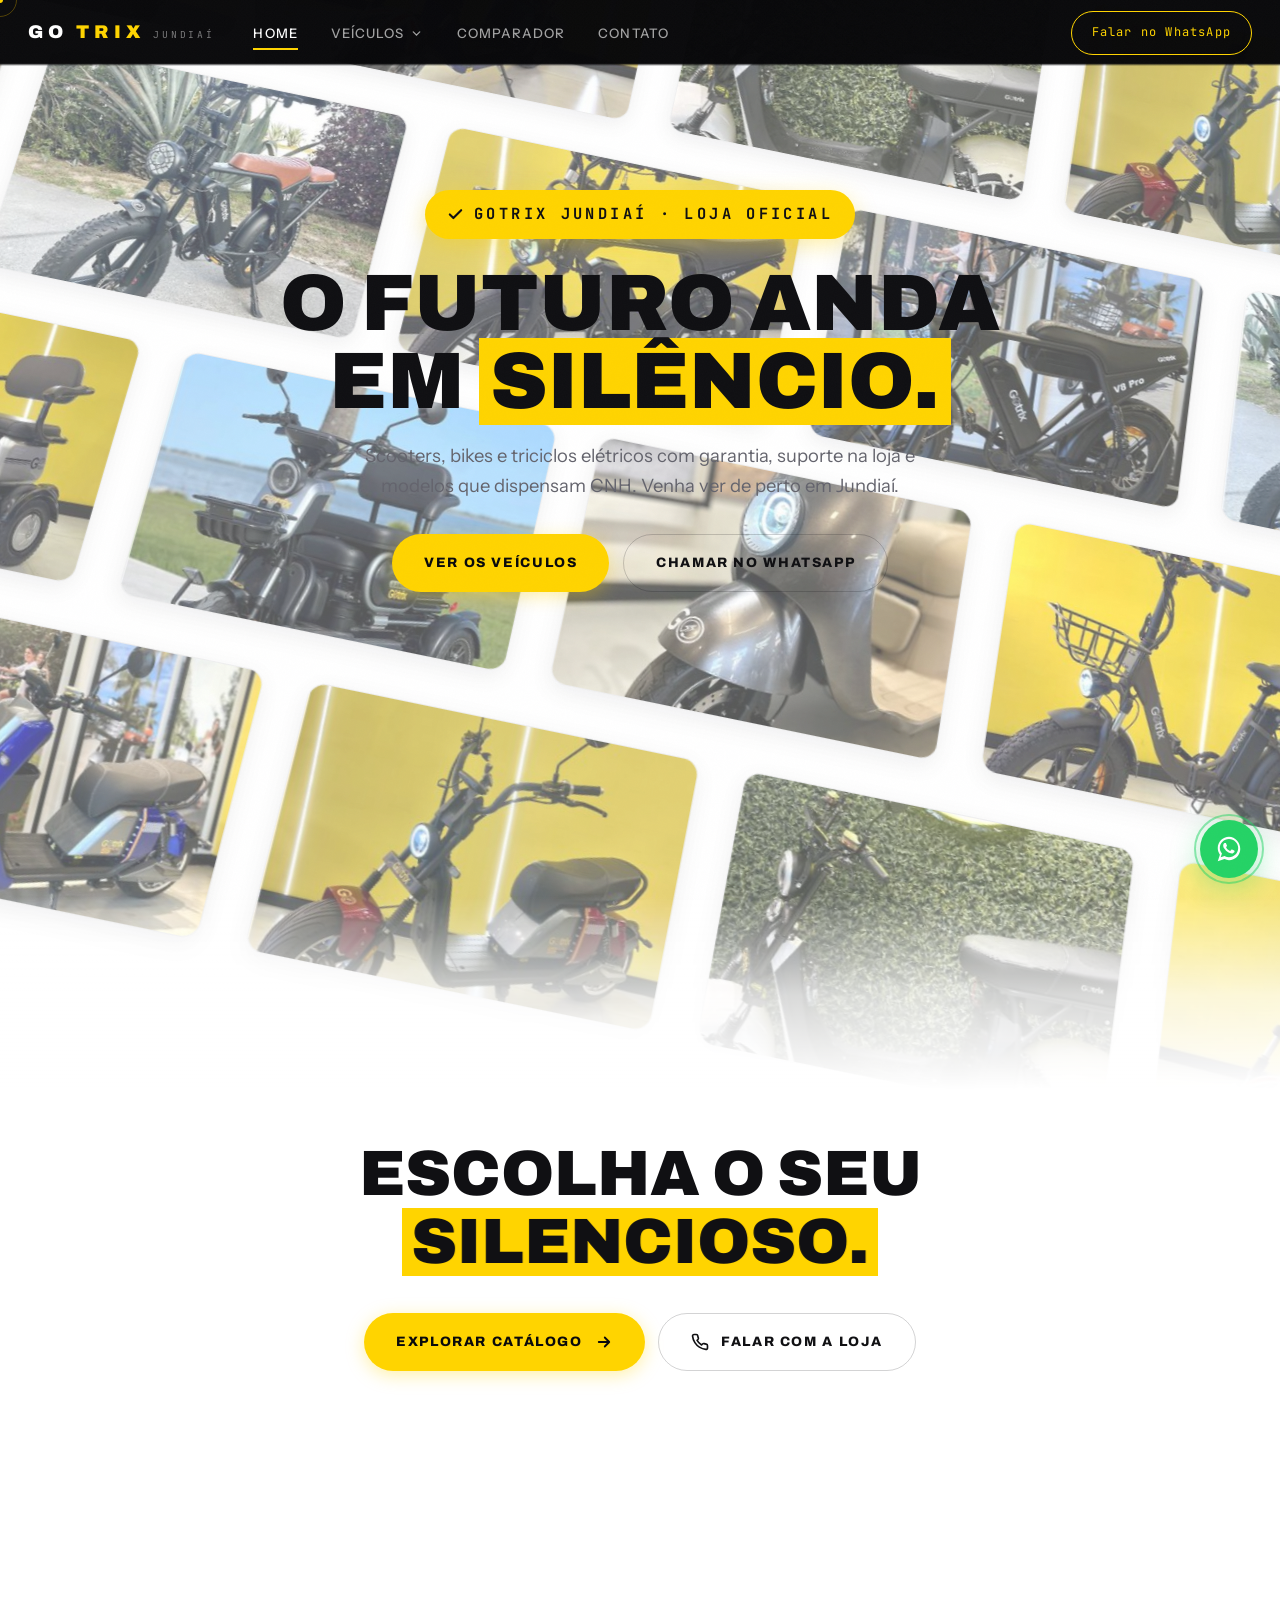
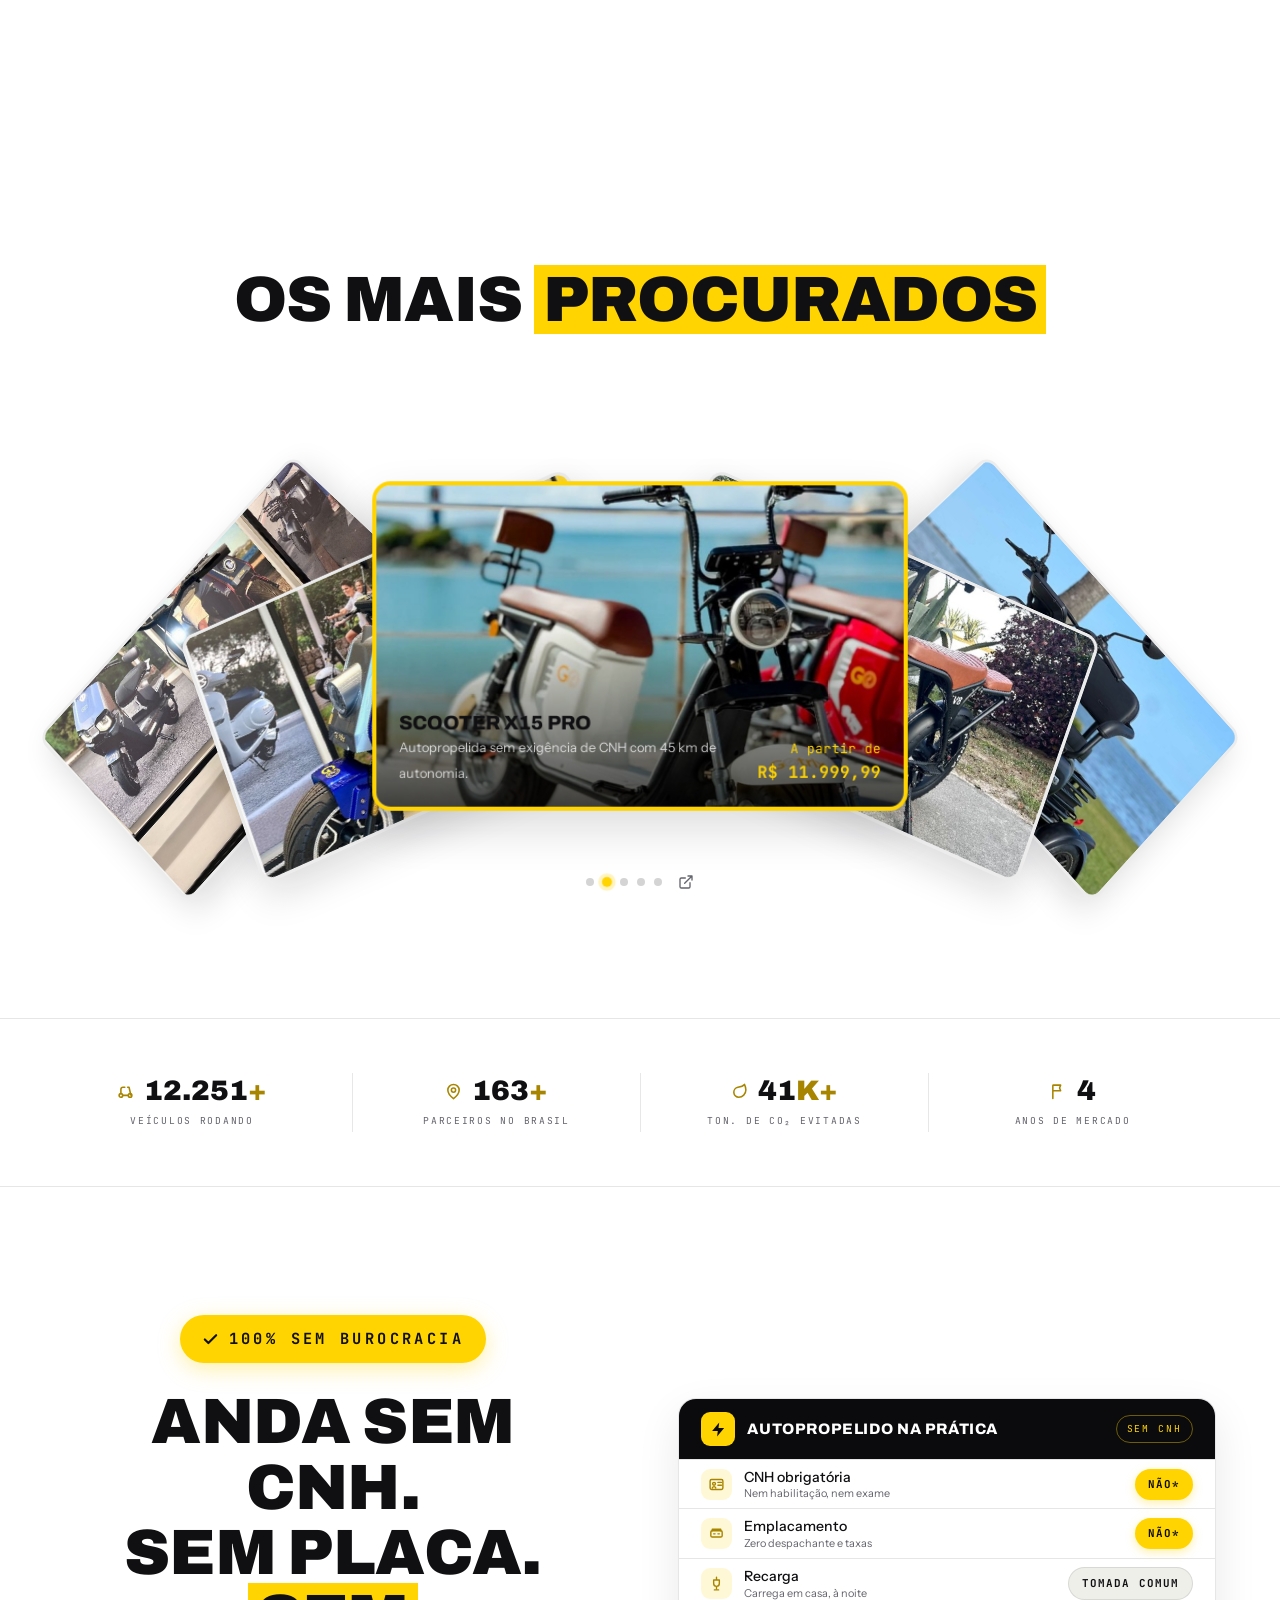
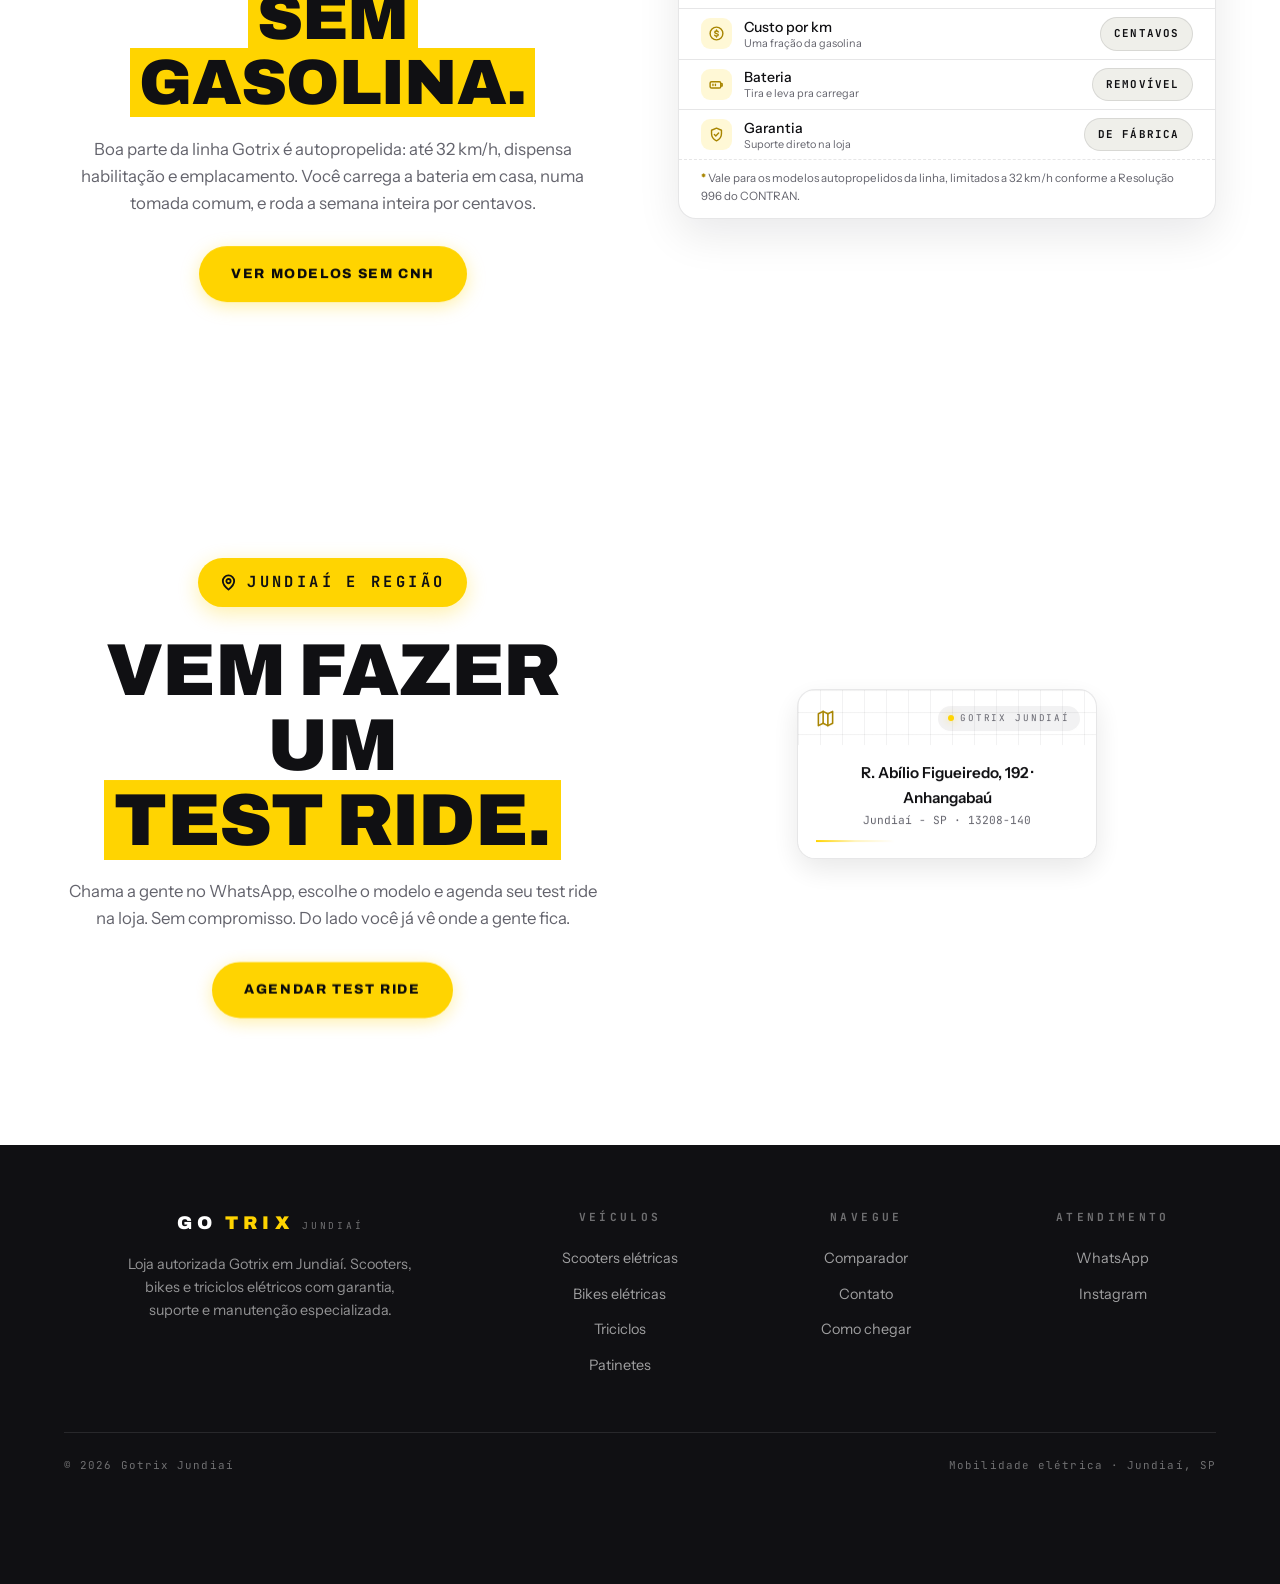
<file: index.html>
<!DOCTYPE html>
<html lang="pt-BR">
<head>
<meta charset="UTF-8">
<meta name="viewport" content="width=device-width, initial-scale=1.0">
<title>Gotrix Jundiaí | Scooters, Bikes e Triciclos Elétricos</title>
<meta name="description" content="Loja Gotrix em Jundiaí. Scooters elétricas, bikes e triciclos com garantia, test ride e suporte especializado. Fale direto no WhatsApp.">
<link rel="preconnect" href="https://fonts.googleapis.com">
<link rel="preconnect" href="https://fonts.gstatic.com" crossorigin>
<link href="https://fonts.googleapis.com/css2?family=Archivo:wght@700;800;900&family=Instrument+Sans:wght@400;500;600&family=JetBrains+Mono:wght@400;700&display=swap" rel="stylesheet">
<link rel="stylesheet" href="assets/css/style.css">
<style>
/* bloco sem CNH */
.split { display: grid; grid-template-columns: 1fr 1fr; gap: clamp(30px, 6vw, 80px); align-items: center; }
.split .painel { background: var(--surface); border: 1px solid var(--line); border-radius: var(--radius); padding: 34px; font-family: var(--font-mono); }
.painel .row { display: flex; justify-content: space-between; padding: 14px 0; border-bottom: 1px dashed var(--line); font-size: 0.82rem; }
.painel .row:last-child { border: none; }
.painel .row b { color: var(--volt); }
@media (max-width: 820px) { .split { grid-template-columns: 1fr; } }

.final-cta { text-align: center; }
.final-cta .h-display { font-size: clamp(2.2rem, 6vw, 4.6rem); }

/* título com rotator */
.rot-title {
  font-family: var(--font-display); font-weight: 900;
  font-size: clamp(2rem, 5.2vw, 4rem);
  line-height: 1.06; text-transform: uppercase;
}
.sec-ctas { display: flex; gap: 14px; flex-wrap: wrap; margin-top: 30px; }
.cats-grid { display: grid; grid-template-columns: repeat(auto-fit, minmax(240px, 1fr)); gap: 18px; margin-top: 48px; }
.cat-card { position: relative; background: var(--surface); border: 1px solid var(--line); border-radius: var(--radius); padding: 30px 26px; min-height: 200px; display: flex; flex-direction: column; justify-content: flex-end; overflow: hidden; transition: border-color 0.3s, transform 0.35s cubic-bezier(0.2,0.8,0.2,1); }
.cat-card:hover { transform: translateY(-6px); border-color: rgba(255,212,0,0.4); }
.cat-card .num { position: absolute; top: 20px; right: 24px; font-family: var(--font-mono); font-size: 0.68rem; color: var(--muted); letter-spacing: 0.2em; }
.cat-card h3 { font-family: var(--font-display); font-weight: 900; font-size: 1.5rem; text-transform: uppercase; line-height: 1.05; }
.cat-card p { color: var(--muted); font-size: 0.86rem; margin-top: 8px; }
.cat-card .go { margin-top: 18px; font-family: var(--font-mono); font-size: 0.72rem; color: var(--volt); letter-spacing: 0.1em; }
</style>
</head>
<body data-page="home">

<main>
  <!-- DOBRA 1: HERO PARALLAX -->
  <section class="hp-section" id="hpSection">
    <div class="hp-header">
      <span class="badge-pill"><svg viewBox="0 0 24 24" fill="none" stroke="currentColor" stroke-width="3" stroke-linecap="round" stroke-linejoin="round"><path d="M20 6 9 17l-5-5"/></svg>Gotrix Jundiaí · Loja Oficial</span>
      <h1>O futuro anda<br>em <span class="volt">silêncio.</span></h1>
      <p class="lead">Scooters, bikes e triciclos elétricos com garantia, suporte na loja e modelos que dispensam CNH. Venha ver de perto em Jundiaí.</p>
      <div class="hp-ctas">
        <a href="veiculos.html" class="btn btn-volt">Ver os veículos</a>
        <a href="#" class="btn btn-ghost js-whats" data-origem="hero">Chamar no WhatsApp</a>
      </div>
    </div>
    <div class="hp-stage" id="hpStage">
      <div class="hp-row rev" id="hpRow1"></div>
      <div class="hp-row" id="hpRow2"></div>
      <div class="hp-row rev" id="hpRow3"></div>
      <div class="hp-row" id="hpRow4"></div>
    </div>
  </section>

  <!-- DOBRA 2: TÍTULO ROTATIVO + CATEGORIAS -->
  <section class="section" id="linhas">
    <div class="container">
      <h2 class="rot-title reveal">Escolha o seu
        <span class="rot-line" id="rotLine">
          <span class="rot-word">elétrico.</span>
          <span class="rot-word">silencioso.</span>
          <span class="rot-word">econômico.</span>
          <span class="rot-word">sem CNH.</span>
          <span class="rot-word">sem gasolina.</span>
        </span>
      </h2>
      <div class="sec-ctas reveal">
        <a href="veiculos.html" class="btn btn-volt">Explorar catálogo
          <svg viewBox="0 0 24 24" fill="none" stroke="currentColor" stroke-width="2.4" stroke-linecap="round" stroke-linejoin="round"><path d="M5 12h14m-6-6 6 6-6 6"/></svg>
        </a>
        <a href="#" class="btn btn-ghost js-whats" data-origem="linhas">
          <svg viewBox="0 0 24 24" fill="none" stroke="currentColor" stroke-width="2.2" stroke-linecap="round" stroke-linejoin="round"><path d="M22 16.92v3a2 2 0 0 1-2.18 2 19.79 19.79 0 0 1-8.63-3.07 19.5 19.5 0 0 1-6-6A19.79 19.79 0 0 1 2.08 4.18 2 2 0 0 1 4.06 2h3a2 2 0 0 1 2 1.72c.13.96.36 1.9.7 2.81a2 2 0 0 1-.45 2.11L8.09 9.91a16 16 0 0 0 6 6l1.27-1.27a2 2 0 0 1 2.11-.45c.91.34 1.85.57 2.81.7A2 2 0 0 1 22 16.92z"/></svg>
          Falar com a loja
        </a>
      </div>
      <div class="cats-grid" id="folderGrid"></div>
    </div>
  </section>

  <!-- DOBRA 3: CARD STACK -->
  <section class="section" style="padding-top: 0;">
    <div class="container">
      <h2 class="h-display reveal">Os mais <span class="volt">procurados</span></h2>
      <div class="stack-wrap reveal">
        <div class="stack-stage" id="stackStage" tabindex="0" aria-label="Carrossel de veículos em destaque"></div>
        <div class="stack-nav">
          <div class="stack-dots" id="stackDots"></div>
          <a class="stack-open" id="stackOpen" href="#" aria-label="Abrir página do veículo">
            <svg viewBox="0 0 24 24" fill="none" stroke="currentColor" stroke-width="2" stroke-linecap="round" stroke-linejoin="round"><path d="M15 3h6v6M10 14 21 3M18 13v6a2 2 0 0 1-2 2H5a2 2 0 0 1-2-2V8a2 2 0 0 1 2-2h6"/></svg>
          </a>
        </div>
      </div>
    </div>
  </section>

  <!-- NÚMEROS -->
  <section class="stats-v3">
    <div class="container">
      <div class="st reveal">
        <div class="st-num"><svg viewBox="0 0 24 24" fill="none" stroke="currentColor" stroke-width="2.2" stroke-linecap="round" stroke-linejoin="round"><circle cx="5.5" cy="17.5" r="2.5"/><circle cx="18.5" cy="17.5" r="2.5"/><path d="M15 6h2l2.5 11"/><path d="M8 17.5h8"/><path d="M5.5 15V9a3 3 0 0 1 3-3H11"/></svg><b><span data-count="15000">0</span><em>+</em></b></div>
        <span class="st-label">Veículos rodando</span>
      </div>
      <div class="st reveal">
        <div class="st-num"><svg viewBox="0 0 24 24" fill="none" stroke="currentColor" stroke-width="2.2" stroke-linecap="round" stroke-linejoin="round"><path d="M20 10c0 6-8 12-8 12s-8-6-8-12a8 8 0 0 1 16 0z"/><circle cx="12" cy="10" r="3"/></svg><b><span data-count="200">0</span><em>+</em></b></div>
        <span class="st-label">Parceiros no Brasil</span>
      </div>
      <div class="st reveal">
        <div class="st-num"><svg viewBox="0 0 24 24" fill="none" stroke="currentColor" stroke-width="2.2" stroke-linecap="round" stroke-linejoin="round"><path d="M11 20A7 7 0 0 1 9.8 6.1C15.5 5 17 4.48 19 2c1 2 2 4.18 2 8 0 5.5-4.78 10-10 10z"/></svg><b><span data-count="50">0</span><em>K+</em></b></div>
        <span class="st-label">Ton. de CO₂ evitadas</span>
      </div>
      <div class="st reveal">
        <div class="st-num"><svg viewBox="0 0 24 24" fill="none" stroke="currentColor" stroke-width="2.2" stroke-linecap="round" stroke-linejoin="round"><path d="M4 22V4c0-.6.4-1 1-1h10l-1.5 4L15 11H5"/></svg><b><span data-count="5">0</span></b></div>
        <span class="st-label">Anos de mercado</span>
      </div>
    </div>
  </section>

  <!-- SEM CNH -->
  <section class="section">
    <div class="container split">
      <div>
        <span class="badge-pill reveal"><svg viewBox="0 0 24 24" fill="none" stroke="currentColor" stroke-width="3" stroke-linecap="round" stroke-linejoin="round"><path d="M20 6 9 17l-5-5"/></svg>100% sem burocracia</span>
        <h2 class="h-display reveal">Anda sem CNH.<br>Sem placa. <span class="volt">Sem gasolina.</span></h2>
        <p class="lead reveal">Boa parte da linha Gotrix é autopropelida: até 32 km/h, dispensa habilitação e emplacamento. Você carrega a bateria em casa, numa tomada comum, e roda a semana inteira por centavos.</p>
        <div class="sec-ctas reveal">
          <a href="veiculos.html" class="btn btn-volt">Ver modelos sem CNH</a>
        </div>
      </div>
      <div class="painel-v2 reveal">
        <div class="pv-head">
          <span class="pv-zap"><svg viewBox="0 0 24 24" fill="currentColor"><path d="M13 2 3 14h8l-1 8 10-12h-8l1-8z"/></svg></span>
          <b>Autopropelido na prática</b>
          <small>Sem CNH</small>
        </div>
        <div class="pv-row">
          <span class="pv-ico"><svg viewBox="0 0 24 24" fill="none" stroke="currentColor" stroke-width="2" stroke-linecap="round" stroke-linejoin="round"><rect x="3" y="5" width="18" height="14" rx="2"/><circle cx="8.5" cy="11" r="2"/><path d="M6 17c.5-1.5 1.5-2 2.5-2s2 .5 2.5 2M14 9h5M14 13h5"/></svg></span>
          <p>CNH obrigatória<small>Nem habilitação, nem exame</small></p>
          <span class="pv-chip sim">Não*</span>
        </div>
        <div class="pv-row">
          <span class="pv-ico"><svg viewBox="0 0 24 24" fill="none" stroke="currentColor" stroke-width="2" stroke-linecap="round" stroke-linejoin="round"><rect x="4" y="8" width="16" height="9" rx="2"/><path d="M8 12.5h2M14 12.5h2M6 8V6h12v2"/></svg></span>
          <p>Emplacamento<small>Zero despachante e taxas</small></p>
          <span class="pv-chip sim">Não*</span>
        </div>
        <div class="pv-row">
          <span class="pv-ico"><svg viewBox="0 0 24 24" fill="none" stroke="currentColor" stroke-width="2" stroke-linecap="round" stroke-linejoin="round"><path d="M12 3v4M8 7h8v5a4 4 0 0 1-8 0zM12 16v3M9 21h6"/></svg></span>
          <p>Recarga<small>Carrega em casa, à noite</small></p>
          <span class="pv-chip info">Tomada comum</span>
        </div>
        <div class="pv-row">
          <span class="pv-ico"><svg viewBox="0 0 24 24" fill="none" stroke="currentColor" stroke-width="2" stroke-linecap="round" stroke-linejoin="round"><circle cx="12" cy="12" r="9"/><path d="M12 7v1.5M12 15.5V17M14.5 9.8c-.4-.9-1.4-1.3-2.5-1.3-1.4 0-2.5.7-2.5 1.8 0 2.6 5 1.2 5 3.6 0 1.1-1.1 1.8-2.5 1.8-1.1 0-2.1-.5-2.5-1.4"/></svg></span>
          <p>Custo por km<small>Uma fração da gasolina</small></p>
          <span class="pv-chip info">Centavos</span>
        </div>
        <div class="pv-row">
          <span class="pv-ico"><svg viewBox="0 0 24 24" fill="none" stroke="currentColor" stroke-width="2" stroke-linecap="round" stroke-linejoin="round"><rect x="3" y="8" width="15" height="9" rx="2"/><path d="M18 11h2v3h-2M7 11.5v2M10.5 11.5v2"/></svg></span>
          <p>Bateria<small>Tira e leva pra carregar</small></p>
          <span class="pv-chip info">Removível</span>
        </div>
        <div class="pv-row">
          <span class="pv-ico"><svg viewBox="0 0 24 24" fill="none" stroke="currentColor" stroke-width="2" stroke-linecap="round" stroke-linejoin="round"><path d="M12 3 5 6v5c0 4.5 3 8 7 10 4-2 7-5.5 7-10V6z"/><path d="m9 12 2 2 4-4"/></svg></span>
          <p>Garantia<small>Suporte direto na loja</small></p>
          <span class="pv-chip info">De fábrica</span>
        </div>
        <div class="pv-foot"><b>*</b> Vale para os modelos autopropelidos da linha, limitados a 32 km/h conforme a Resolução 996 do CONTRAN.</div>
      </div>
    </div>
  </section>

  <!-- CTA FINAL: test ride + localização -->
  <section class="section final-cta">
    <div class="container split cta-split">
      <div class="cta-txt">
        <span class="badge-pill reveal"><svg viewBox="0 0 24 24" fill="none" stroke="currentColor" stroke-width="2.6" stroke-linecap="round" stroke-linejoin="round"><path d="M20 10c0 6-8 12-8 12s-8-6-8-12a8 8 0 0 1 16 0z"/><circle cx="12" cy="10" r="3"/></svg>Jundiaí e Região</span>
        <h2 class="h-display reveal">Vem fazer um<br><span class="volt">test ride.</span></h2>
        <p class="lead reveal">Chama a gente no WhatsApp, escolhe o modelo e agenda seu test ride na loja. Sem compromisso. Do lado você já vê onde a gente fica.</p>
        <div class="sec-ctas reveal">
          <a href="#" class="btn btn-volt js-whats" data-origem="cta_final">Agendar test ride</a>
        </div>
      </div>
      <div data-locmap class="reveal"></div>
    </div>
  </section>

</main>

<script src="assets/js/vendor/gsap.min.js"></script>
<script src="assets/js/vendor/ScrollTrigger.min.js"></script>
<script src="assets/js/data.js"></script>
<script src="assets/js/layout.js"></script>
<script src="assets/js/main.js"></script>
<script src="assets/js/locmap.js"></script>
<script>
document.querySelectorAll(".js-whats").forEach(a => {
  a.href = whatsLink(); a.target = "_blank"; a.rel = "noopener";
});
const reduce = window.matchMedia("(prefers-reduced-motion: reduce)").matches;
const desk = window.matchMedia("(min-width: 821px)").matches;

/* ============ 1. HERO PARALLAX ============ */
(function heroParallax() {
  const rows = ["hpRow1", "hpRow2", "hpRow3", "hpRow4"].map(id => document.getElementById(id));
  const tile = p => {
    const media = p.img
      ? imgTag(p, `onerror="this.outerHTML='<span class=&quot;ph&quot;>${p.nome}</span>'"`, true)
      : `<span class="ph">${p.nome}</span>`;
    return `<a class="hp-card" href="produto.html?id=${p.id}">
      <div class="glow"></div>${media}
      <div class="hp-overlay"><b>${p.nome}</b><span>A partir de ${formatPreco(p.preco)}</span></div>
    </a>`;
  };
  // 4 fileiras x 7 cards, ciclando o catálogo para formar a parede
  const POR_FILEIRA = 5;
  // modelos com foto entram primeiro, para a parede não ficar cheia de vazios
  const ordenados = [...PRODUTOS].sort((a, b) => (b.img ? 1 : 0) - (a.img ? 1 : 0));
  rows.forEach((row, r) => {
    const tiles = [];
    for (let c = 0; c < POR_FILEIRA; c++) {
      tiles.push(tile(ordenados[(r * POR_FILEIRA + c) % ordenados.length]));
    }
    row.innerHTML = tiles.join("");
  });

  if (reduce || typeof gsap === "undefined") return;
  gsap.registerPlugin(ScrollTrigger);
  ScrollTrigger.config({ ignoreMobileResize: true, fastScrollEnd: true });
  const dx = desk ? 480 : 230;
  const dy = desk ? 110 : 70;

  // UMA linha do tempo com UM ScrollTrigger, em vez de 5 separados:
  // menos trabalho por quadro e sincronia perfeita entre palco e fileiras.
  const tl = gsap.timeline({
    scrollTrigger: {
      trigger: "#hpSection",
      start: "top top",
      end: "bottom top",
      scrub: 0.8,
      invalidateOnRefresh: false
    },
    defaults: { ease: "none", force3D: true }
  });
  tl.fromTo("#hpStage",
      { rotateX: 15, rotateZ: 20, y: -dy, opacity: 0.4 },
      { rotateX: 0, rotateZ: 0, y: dy, opacity: 1, duration: 0.55 }, 0)
    .to("#hpRow1", { x: dx, duration: 1 }, 0)
    .to("#hpRow2", { x: -dx, duration: 1 }, 0)
    .to("#hpRow3", { x: dx, duration: 1 }, 0)
    .to("#hpRow4", { x: -dx, duration: 1 }, 0);

  // solta as dicas de camada quando a dobra sai da tela
  ScrollTrigger.create({
    trigger: "#hpSection", start: "top bottom", end: "bottom top",
    onToggle: self => {
      const st = document.getElementById("hpStage");
      st.style.willChange = self.isActive ? "transform" : "auto";
    }
  });
})();


/* ============ 2b. PASTAS 3D DAS CATEGORIAS ============ */
(function folders() {
  const CATS = [
    { cat: "Scooter", titulo: "Scooters", count: "06 modelos · 32 a 75 km/h", ids: ["sport-pro", "x15-pro", "x11-3000"] },
    { cat: "Bike", titulo: "Bikes elétricas", count: "06 modelos · até 100 km", ids: ["bike-v8", "bike-v8-pro-s", "bike-liberty"] },
    { cat: "Triciclo", titulo: "Triciclos", count: "03 modelos · baú e PCD", ids: ["triciclo-u1s", "triciclo-x3", "triciclo-a3t"] },
    { cat: "Patinete", titulo: "Patinetes", count: "01 modelo · entrada", ids: ["patinete-e30"] }
  ];
  const grid = document.getElementById("folderGrid");
  const nomeCurto = n => n.replace(/Scooter |Bike Elétrica |Bike |Triciclo Elétrico |Patinete Elétrico /i, "");

  grid.innerHTML = CATS.map(c => {
    const minis = c.ids.map((id, i) => {
      const p = getProduto(id);
      const solo = c.ids.length === 1 ? " solo" : "";
      const media = p.img
        ? imgTag(p, `onerror="this.outerHTML='<span class=&quot;f-ph&quot;>${nomeCurto(p.nome)}</span>'"`, true)
        : `<span class="f-ph">${nomeCurto(p.nome)}</span>`;
      return `<a class="f-mini${solo}" data-i="${i}" href="produto.html?id=${p.id}" aria-label="${p.nome}">${media}<b>${nomeCurto(p.nome)}</b></a>`;
    }).join("");
    return `
    <div class="folder-card reveal" data-cat="${c.cat}">
      <span class="f-hint">Passe o mouse</span>
      <div class="folder-scene">
        <div class="f-cards">${minis}</div>
        <div class="f-garage"><div class="f-door"></div></div>
        <div class="f-floor"></div>
      </div>
      <h3>${c.titulo}</h3>
      <p class="f-count">${c.count}</p>
      <a class="f-all" href="veiculos.html?cat=${c.cat}">Ver todos →</a>
    </div>`;
  }).join("");

  const touch = window.matchMedia("(hover: none)").matches;
  grid.querySelectorAll(".folder-card").forEach(card => {
    card.addEventListener("click", e => {
      // no toque: primeiro tap abre a pasta; links internos navegam normal quando aberta
      if (touch && !card.classList.contains("open") && !e.target.closest("a")) {
        grid.querySelectorAll(".folder-card.open").forEach(x => x.classList.remove("open"));
        card.classList.add("open");
        return;
      }
      // clique no corpo da pasta (fora dos links) vai pro catálogo da categoria
      if (!e.target.closest("a")) {
        location.href = "veiculos.html?cat=" + card.dataset.cat;
      }
    });
  });
  if (touch) {
    grid.querySelectorAll(".f-hint").forEach(h => h.textContent = "Toque para abrir");
  }
})();

/* ============ 2. PALAVRA ROTATIVA ============ */
(function rotator() {
  const line = document.getElementById("rotLine");
  if (!line) return;
  const words = [...line.querySelectorAll(".rot-word")];
  if (!words.length) return;
  let i = 0;
  const w = Math.max(...words.map(el => el.offsetWidth));
  if (w) line.style.minWidth = w + "px";

  if (typeof gsap !== "undefined" && !reduce) {
    gsap.set(words[0], { yPercent: 0, y: 0, opacity: 1 });
    words.slice(1).forEach(el => gsap.set(el, { yPercent: 110, y: 0, opacity: 0 }));
    setInterval(() => {
      const atual = words[i];
      i = (i + 1) % words.length;
      const prox = words[i];
      gsap.to(atual, { yPercent: -110, opacity: 0, duration: 0.55, ease: "power2.in" });
      gsap.fromTo(prox, { yPercent: 110, opacity: 0 },
        { yPercent: 0, opacity: 1, duration: 0.75, ease: "back.out(1.4)", delay: 0.12 });
    }, 2000);
  } else {
    line.classList.add("rot-fallback");
    words[0].classList.add("on");
    setInterval(() => {
      words[i].classList.remove("on");
      words[i].classList.add("off-up");
      i = (i + 1) % words.length;
      const prox = words[i];
      prox.classList.remove("off-up");
      void prox.offsetWidth;
      prox.classList.add("on");
    }, 2000);
  }
})();

/* ============ 3. CARD STACK (LEQUE) ============ */
(function cardStack() {
  const IDS = ["sport-pro", "x15-pro", "bike-v8", "triciclo-u1s", "patinete-e30"];
  const items = IDS.map(getProduto).filter(Boolean);
  const stage = document.getElementById("stackStage");
  const dotsBox = document.getElementById("stackDots");
  const openLink = document.getElementById("stackOpen");
  const cfg = {
    maxOffset: 2, spreadDeg: desk ? 48 : 30, overlap: desk ? 0.52 : 0.72,
    depth: 140, tiltX: 12, lift: 22, activeScale: 1.03, inactiveScale: 0.94,
    interval: 2800
  };
  let active = 0, hovering = false, timer;

  stage.innerHTML = items.map((p, idx) => {
    const media = p.img
      ? imgTag(p, `draggable="false" onerror="this.outerHTML='<span class=&quot;ph&quot;>${p.nome}</span>'"`)
      : `<span class="ph">${p.nome}</span>`;
    return `<div class="stack-card" data-i="${idx}">
      <div class="sc-media"><div class="glow"></div>${media}</div>
      <div class="sc-shade"></div>
      <div class="sc-info">
        <div class="sc-name"><b>${p.nome}</b><small>${p.desc.split(".")[0]}.</small></div>
        <div class="sc-preco">A partir de<b>${formatPreco(p.preco)}</b></div>
      </div>
    </div>`;
  }).join("");
  const cards = [...stage.querySelectorAll(".stack-card")];
  dotsBox.innerHTML = items.map((p, idx) =>
    `<button class="stack-dot" data-i="${idx}" aria-label="Ir para ${p.nome}"></button>`).join("");
  const dots = [...dotsBox.querySelectorAll(".stack-dot")];

  const wrap = n => ((n % items.length) + items.length) % items.length;
  const offset = i => {
    const raw = i - active;
    const alt = raw > 0 ? raw - items.length : raw + items.length;
    return Math.abs(alt) < Math.abs(raw) ? alt : raw;
  };

  function paint() {
    const cw = cards[0].offsetWidth;
    const spacing = Math.max(10, Math.round(cw * (1 - cfg.overlap)));
    const step = cfg.spreadDeg / cfg.maxOffset;
    cards.forEach((card, i) => {
      const off = offset(i);
      const abs = Math.abs(off);
      const vis = abs <= cfg.maxOffset;
      card.style.opacity = vis ? 1 : 0;
      card.style.pointerEvents = vis ? "auto" : "none";
      card.style.zIndex = 100 - abs;
      const isA = off === 0;
      const x = off * spacing;
      const y = abs * 10 + (isA ? -cfg.lift : 0);
      const s = isA ? cfg.activeScale : cfg.inactiveScale;
      card.style.transform =
        `translateX(${x}px) translateY(${y}px) translateZ(${-abs * cfg.depth}px) ` +
        `rotateZ(${off * step}deg) rotateX(${isA ? 0 : cfg.tiltX}deg) scale(${s})`;
      card.classList.toggle("active", isA);
    });
    dots.forEach((d, i) => d.classList.toggle("on", i === active));
    openLink.href = "produto.html?id=" + items[active].id;
    trackTarget();
  }
  function trackTarget() {
    openLink.dataset.produto = items[active].id;
  }
  const go = n => { active = wrap(n); paint(); };
  const next = () => go(active + 1);
  const prev = () => go(active - 1);

  cards.forEach((card, i) => card.addEventListener("click", () => { if (offset(i) !== 0) go(i); }));
  dots.forEach((d, i) => d.addEventListener("click", () => go(i)));
  stage.addEventListener("keydown", e => {
    if (e.key === "ArrowRight") next();
    if (e.key === "ArrowLeft") prev();
  });

  // drag / swipe no card ativo
  let startX = null, startT = 0, dragCard = null;
  stage.addEventListener("pointerdown", e => {
    const card = e.target.closest(".stack-card.active");
    if (!card) return;
    startX = e.clientX; startT = Date.now(); dragCard = card;
    card.classList.add("dragging");
    card.setPointerCapture(e.pointerId);
  });
  stage.addEventListener("pointermove", e => {
    if (startX === null || !dragCard) return;
    const dx = (e.clientX - startX) * 0.6;
    dragCard.style.translate = dx + "px 0";
  });
  const endDrag = e => {
    if (startX === null || !dragCard) return;
    const dx = e.clientX - startX;
    const v = dx / Math.max(1, Date.now() - startT) * 1000;
    dragCard.classList.remove("dragging");
    dragCard.style.translate = "";
    const th = Math.min(160, dragCard.offsetWidth * 0.22);
    if (dx > th || v > 650) prev();
    else if (dx < -th || v < -650) next();
    startX = null; dragCard = null;
  };
  stage.addEventListener("pointerup", endDrag);
  stage.addEventListener("pointercancel", endDrag);

  // autoplay com pausa no hover
  stage.addEventListener("mouseenter", () => hovering = true);
  stage.addEventListener("mouseleave", () => hovering = false);
  if (!reduce) {
    timer = setInterval(() => { if (!hovering) next(); }, cfg.interval);
  }
  window.addEventListener("resize", paint);
  paint();
})();
</script>
</body>
</html>
</file>
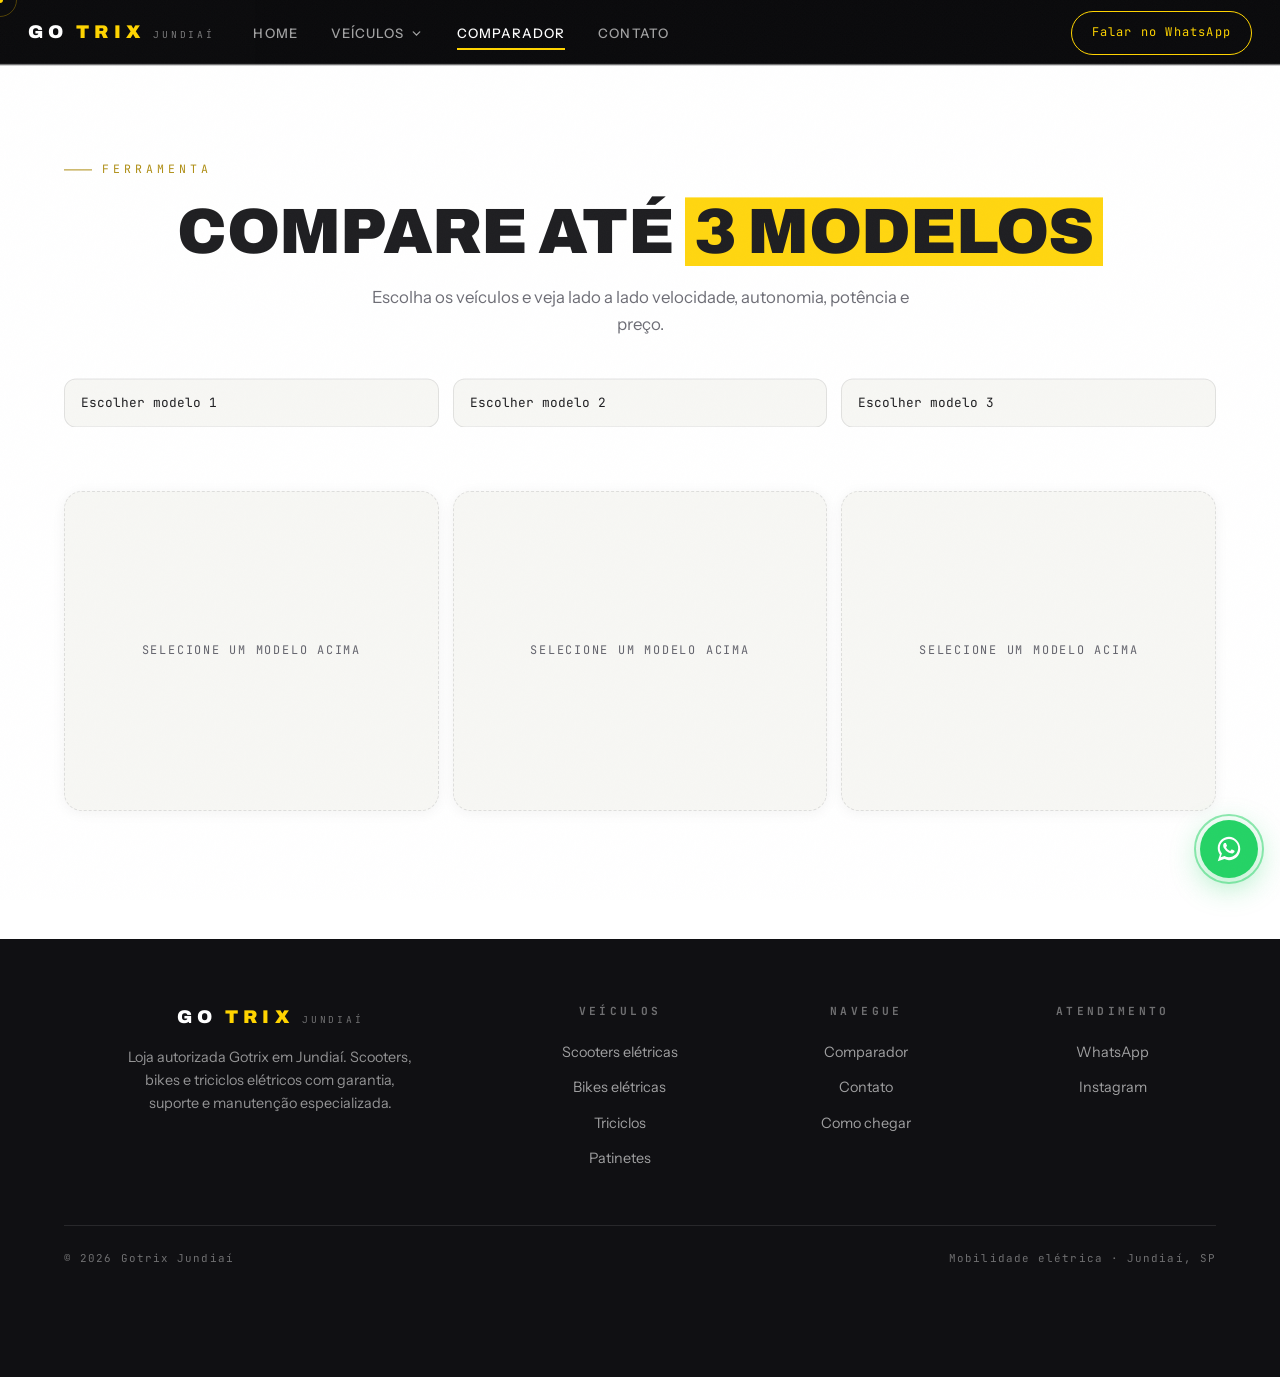
<file: comparador.html>
<!DOCTYPE html>
<html lang="pt-BR">
<head>
<meta charset="UTF-8">
<meta name="viewport" content="width=device-width, initial-scale=1.0">
<title>Comparador | Gotrix Jundiaí</title>
<meta name="description" content="Compare lado a lado os veículos elétricos Gotrix: velocidade, autonomia, potência e preço.">
<link rel="preconnect" href="https://fonts.googleapis.com">
<link rel="preconnect" href="https://fonts.gstatic.com" crossorigin>
<link href="https://fonts.googleapis.com/css2?family=Archivo:wght@700;800;900&family=Instrument+Sans:wght@400;500;600&family=JetBrains+Mono:wght@400;700&display=swap" rel="stylesheet">
<link rel="stylesheet" href="assets/css/style.css">
<style>
.page-hero { padding: 150px clamp(20px, 5vw, 72px) 30px; }
.comp-selects {
  display: grid; grid-template-columns: repeat(3, 1fr);
  gap: 14px; margin-top: 40px;
}
.comp-selects select {
  width: 100%;
  font-family: var(--font-mono); font-size: 0.8rem;
  padding: 15px 16px;
  background: var(--surface);
  color: var(--txt);
  border: 1px solid var(--line);
  border-radius: 12px;
  appearance: none;
  cursor: pointer;
  transition: border-color 0.25s;
}
.comp-selects select:focus { outline: none; border-color: var(--volt); }
.comp-grid {
  display: grid; grid-template-columns: repeat(3, 1fr);
  gap: 14px; margin-top: 26px;
}
.comp-col {
  background: var(--surface);
  border: 1px solid var(--line);
  border-radius: var(--radius);
  padding: 24px;
  display: flex; flex-direction: column; gap: 16px;
}
.comp-col.vazia {
  align-items: center; justify-content: center;
  color: var(--muted);
  font-family: var(--font-mono); font-size: 0.74rem;
  letter-spacing: 0.15em; text-transform: uppercase;
  min-height: 320px;
  border-style: dashed;
}
.comp-col .media { height: 130px; display: flex; align-items: center; justify-content: center; }
.comp-col .media img { max-height: 100%; object-fit: contain; filter: drop-shadow(0 14px 22px rgba(0,0,0,0.5)); }
.comp-col .media .ph {
  font-family: var(--font-display); font-weight: 900; font-size: 1.6rem;
  color: transparent; -webkit-text-stroke: 1px rgba(255,255,255,0.15);
  text-transform: uppercase;
}
.comp-col h3 {
  font-family: var(--font-display); font-weight: 800;
  font-size: 1.05rem; text-transform: uppercase;
  text-align: center; line-height: 1.15;
}
.spec-bar { display: flex; flex-direction: column; gap: 6px; }
.spec-bar label {
  display: flex; justify-content: space-between;
  font-family: var(--font-mono); font-size: 0.66rem;
  letter-spacing: 0.12em; text-transform: uppercase;
  color: var(--muted);
}
.spec-bar label b { color: var(--txt); }
.spec-bar .track { height: 4px; background: var(--surface-2); border-radius: 4px; overflow: hidden; }
.spec-bar .fill {
  height: 100%; width: 0%;
  background: var(--volt);
  box-shadow: 0 0 8px var(--volt-glow);
  border-radius: 4px;
  transition: width 0.8s cubic-bezier(0.2, 0.8, 0.2, 1);
}
.comp-col .preco-final {
  margin-top: auto;
  padding-top: 16px;
  border-top: 1px solid var(--line);
  text-align: center;
}
.comp-col .preco-final small { font-family: var(--font-mono); font-size: 0.62rem; letter-spacing: 0.15em; text-transform: uppercase; color: var(--muted); display: block; margin-bottom: 4px; }
.comp-col .preco-final b { font-family: var(--font-display); font-weight: 900; font-size: 1.4rem; color: var(--volt); }
.comp-col .btn { width: 100%; justify-content: center; padding: 14px 20px; font-size: 0.72rem; }
.comp-col .cnh-line {
  font-family: var(--font-mono); font-size: 0.66rem;
  letter-spacing: 0.12em; text-transform: uppercase;
  text-align: center; color: var(--muted);
}
@media (max-width: 900px) {
  .comp-selects, .comp-grid { grid-template-columns: 1fr; }
  .comp-col.vazia { min-height: 120px; }
}
</style>
</head>
<body data-page="comparador">

<main>
  <section class="page-hero">
    <div class="container">
      <span class="eyebrow reveal">Ferramenta</span>
      <h1 class="h-display reveal">Compare até <span class="volt">3 modelos</span></h1>
      <p class="lead reveal">Escolha os veículos e veja lado a lado velocidade, autonomia, potência e preço.</p>
      <div class="comp-selects reveal">
        <select id="s0"><option value="">Escolher modelo 1</option></select>
        <select id="s1"><option value="">Escolher modelo 2</option></select>
        <select id="s2"><option value="">Escolher modelo 3</option></select>
      </div>
    </div>
  </section>

  <section class="section" style="padding-top: 10px;">
    <div class="container">
      <div class="comp-grid" id="compGrid"></div>
    </div>
  </section>
</main>

<script src="assets/js/vendor/gsap.min.js"></script>
<script src="assets/js/vendor/ScrollTrigger.min.js"></script>
<script src="assets/js/data.js"></script>
<script src="assets/js/layout.js"></script>
<script src="assets/js/main.js"></script>
<script>
const MAX = { velocidade: 75, autonomia: 100, potencia: 3000 };
const selects = [0, 1, 2].map(i => document.getElementById("s" + i));
const compGrid = document.getElementById("compGrid");

selects.forEach(s => {
  PRODUTOS.forEach(p => {
    const o = document.createElement("option");
    o.value = p.id;
    o.textContent = `${p.nome} · ${formatPreco(p.preco)}`;
    s.appendChild(o);
  });
  s.addEventListener("change", render);
});

function colHTML(p) {
  if (!p) return `<div class="comp-col vazia">Selecione um modelo acima</div>`;
  const media = p.img
    ? imgTag(p, `onerror="this.outerHTML='<span class=&quot;ph&quot;>${p.categoria}</span>'"`)
    : `<span class="ph">${p.categoria}</span>`;
  const bar = (label, val, max, unit) => `
    <div class="spec-bar">
      <label><span>${label}</span><b>${val} ${unit}</b></label>
      <div class="track"><div class="fill" data-w="${(val / max) * 100}"></div></div>
    </div>`;
  return `
  <div class="comp-col">
    <div class="media">${media}</div>
    <h3>${p.nome}</h3>
    <span class="cnh-line">${p.cnh ? "Exige CNH" : "Não exige CNH"} · ${p.lugares} lugar${p.lugares > 1 ? "es" : ""}</span>
    ${bar("Velocidade", p.velocidade, MAX.velocidade, "km/h")}
    ${bar("Autonomia", p.autonomia, MAX.autonomia, "km")}
    ${bar("Potência", p.potencia, MAX.potencia, "W")}
    <div class="preco-final">
      <small>A partir de</small>
      <b>${formatPreco(p.preco)}</b>
    </div>
    <a class="btn btn-volt" href="${whatsLink(p)}" target="_blank" rel="noopener" data-origem="comparador" data-produto="${p.id}">Quero essa</a>
  </div>`;
}

function render() {
  compGrid.innerHTML = selects.map(s => colHTML(getProduto(s.value))).join("");
  requestAnimationFrame(() => {
    compGrid.querySelectorAll(".fill").forEach(f => { f.style.width = f.dataset.w + "%"; });
  });
}

// pré-seleção via URL ?a= &b=
const params = new URLSearchParams(location.search);
["a", "b", "c"].forEach((k, i) => {
  const v = params.get(k);
  if (v && getProduto(v)) selects[i].value = v;
});
render();
</script>
</body>
</html>
</file>
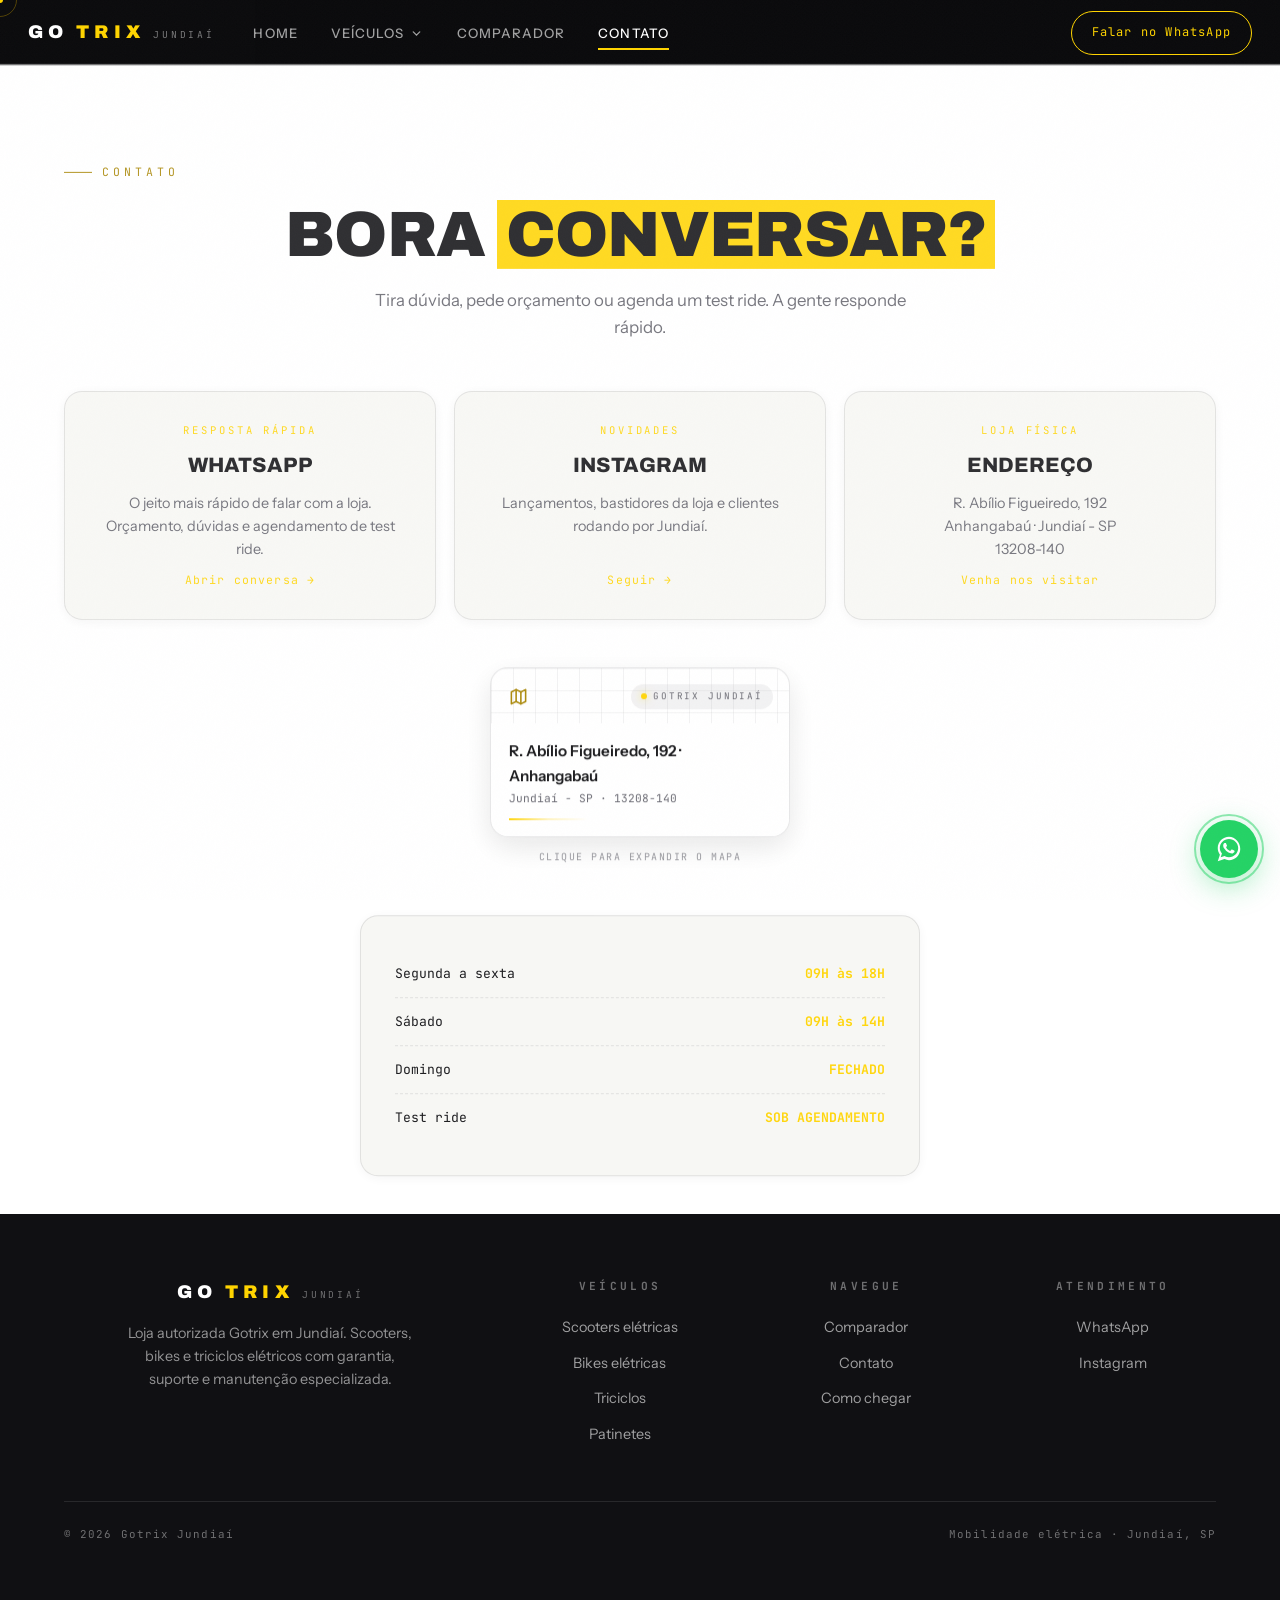
<file: contato.html>
<!DOCTYPE html>
<html lang="pt-BR">
<head>
<meta charset="UTF-8">
<meta name="viewport" content="width=device-width, initial-scale=1.0">
<title>Contato | Gotrix Jundiaí</title>
<meta name="description" content="Fale com a Gotrix Jundiaí. Atendimento por WhatsApp, endereço da loja e horários.">
<link rel="preconnect" href="https://fonts.googleapis.com">
<link rel="preconnect" href="https://fonts.gstatic.com" crossorigin>
<link href="https://fonts.googleapis.com/css2?family=Archivo:wght@700;800;900&family=Instrument+Sans:wght@400;500;600&family=JetBrains+Mono:wght@400;700&display=swap" rel="stylesheet">
<link rel="stylesheet" href="assets/css/style.css">
<style>
.page-hero { padding: 150px clamp(20px, 5vw, 72px) 40px; }
.canais {
  display: grid; grid-template-columns: repeat(auto-fit, minmax(260px, 1fr));
  gap: 18px; margin-top: 50px;
}
.canal {
  background: var(--surface);
  border: 1px solid var(--line);
  border-radius: var(--radius);
  padding: 30px;
  display: flex; flex-direction: column; gap: 10px;
  transition: border-color 0.3s, transform 0.35s cubic-bezier(0.2,0.8,0.2,1);
}
.canal:hover { transform: translateY(-6px); border-color: rgba(255,212,0,0.4); }
.canal .k {
  font-family: var(--font-mono); font-size: 0.66rem;
  letter-spacing: 0.28em; text-transform: uppercase; color: var(--volt);
}
.canal h3 { font-family: var(--font-display); font-weight: 800; font-size: 1.3rem; text-transform: uppercase; }
.canal p { color: var(--muted); font-size: 0.9rem; }
.canal .go { margin-top: auto; font-family: var(--font-mono); font-size: 0.72rem; color: var(--volt); letter-spacing: 0.1em; }
.horarios {
  margin-top: 50px;
  background: var(--surface);
  border: 1px solid var(--line);
  border-radius: var(--radius);
  padding: 34px;
  font-family: var(--font-mono);
  max-width: 560px;
}
.horarios .row {
  display: flex; justify-content: space-between;
  padding: 13px 0;
  border-bottom: 1px dashed var(--line);
  font-size: 0.82rem;
}
.horarios .row:last-child { border: none; }
.horarios .row b { color: var(--volt); }
</style>
</head>
<body data-page="contato">

<main>
  <section class="page-hero">
    <div class="container">
      <span class="eyebrow reveal">Contato</span>
      <h1 class="h-display reveal">Bora <span class="volt">conversar?</span></h1>
      <p class="lead reveal">Tira dúvida, pede orçamento ou agenda um test ride. A gente responde rápido.</p>

      <div class="canais">
        <a class="canal reveal js-whats" href="#" target="_blank" rel="noopener" data-origem="contato">
          <span class="k">Resposta rápida</span>
          <h3>WhatsApp</h3>
          <p>O jeito mais rápido de falar com a loja. Orçamento, dúvidas e agendamento de test ride.</p>
          <span class="go">Abrir conversa →</span>
        </a>
        <a class="canal reveal" href="https://www.instagram.com/gotrixoficial" target="_blank" rel="noopener">
          <span class="k">Novidades</span>
          <h3>Instagram</h3>
          <p>Lançamentos, bastidores da loja e clientes rodando por Jundiaí.</p>
          <span class="go">Seguir →</span>
        </a>
        <div class="canal reveal" id="local">
          <span class="k">Loja física</span>
          <h3>Endereço</h3>
          <p id="canalEndereco"></p>
          <span class="go">Venha nos visitar</span>
        </div>
      </div>

      <div data-locmap class="reveal"></div>

      <div class="horarios reveal">
        <div class="row"><span>Segunda a sexta</span><b>09H às 18H</b></div>
        <div class="row"><span>Sábado</span><b>09H às 14H</b></div>
        <div class="row"><span>Domingo</span><b>FECHADO</b></div>
        <div class="row"><span>Test ride</span><b>SOB AGENDAMENTO</b></div>
      </div>
    </div>
  </section>
</main>

<script src="assets/js/vendor/gsap.min.js"></script>
<script src="assets/js/vendor/ScrollTrigger.min.js"></script>
<script src="assets/js/data.js"></script>
<script src="assets/js/layout.js"></script>
<script src="assets/js/main.js"></script>
<script src="assets/js/locmap.js"></script>
<script>
document.querySelectorAll(".js-whats").forEach(a => { a.href = whatsLink(); });
const canal = document.getElementById("canalEndereco");
if (canal) canal.innerHTML = ENDERECO.rua + "<br>" + ENDERECO.bairro + " · " + ENDERECO.cidade + "<br>" + ENDERECO.cep;
</script>
</body>
</html>
</file>
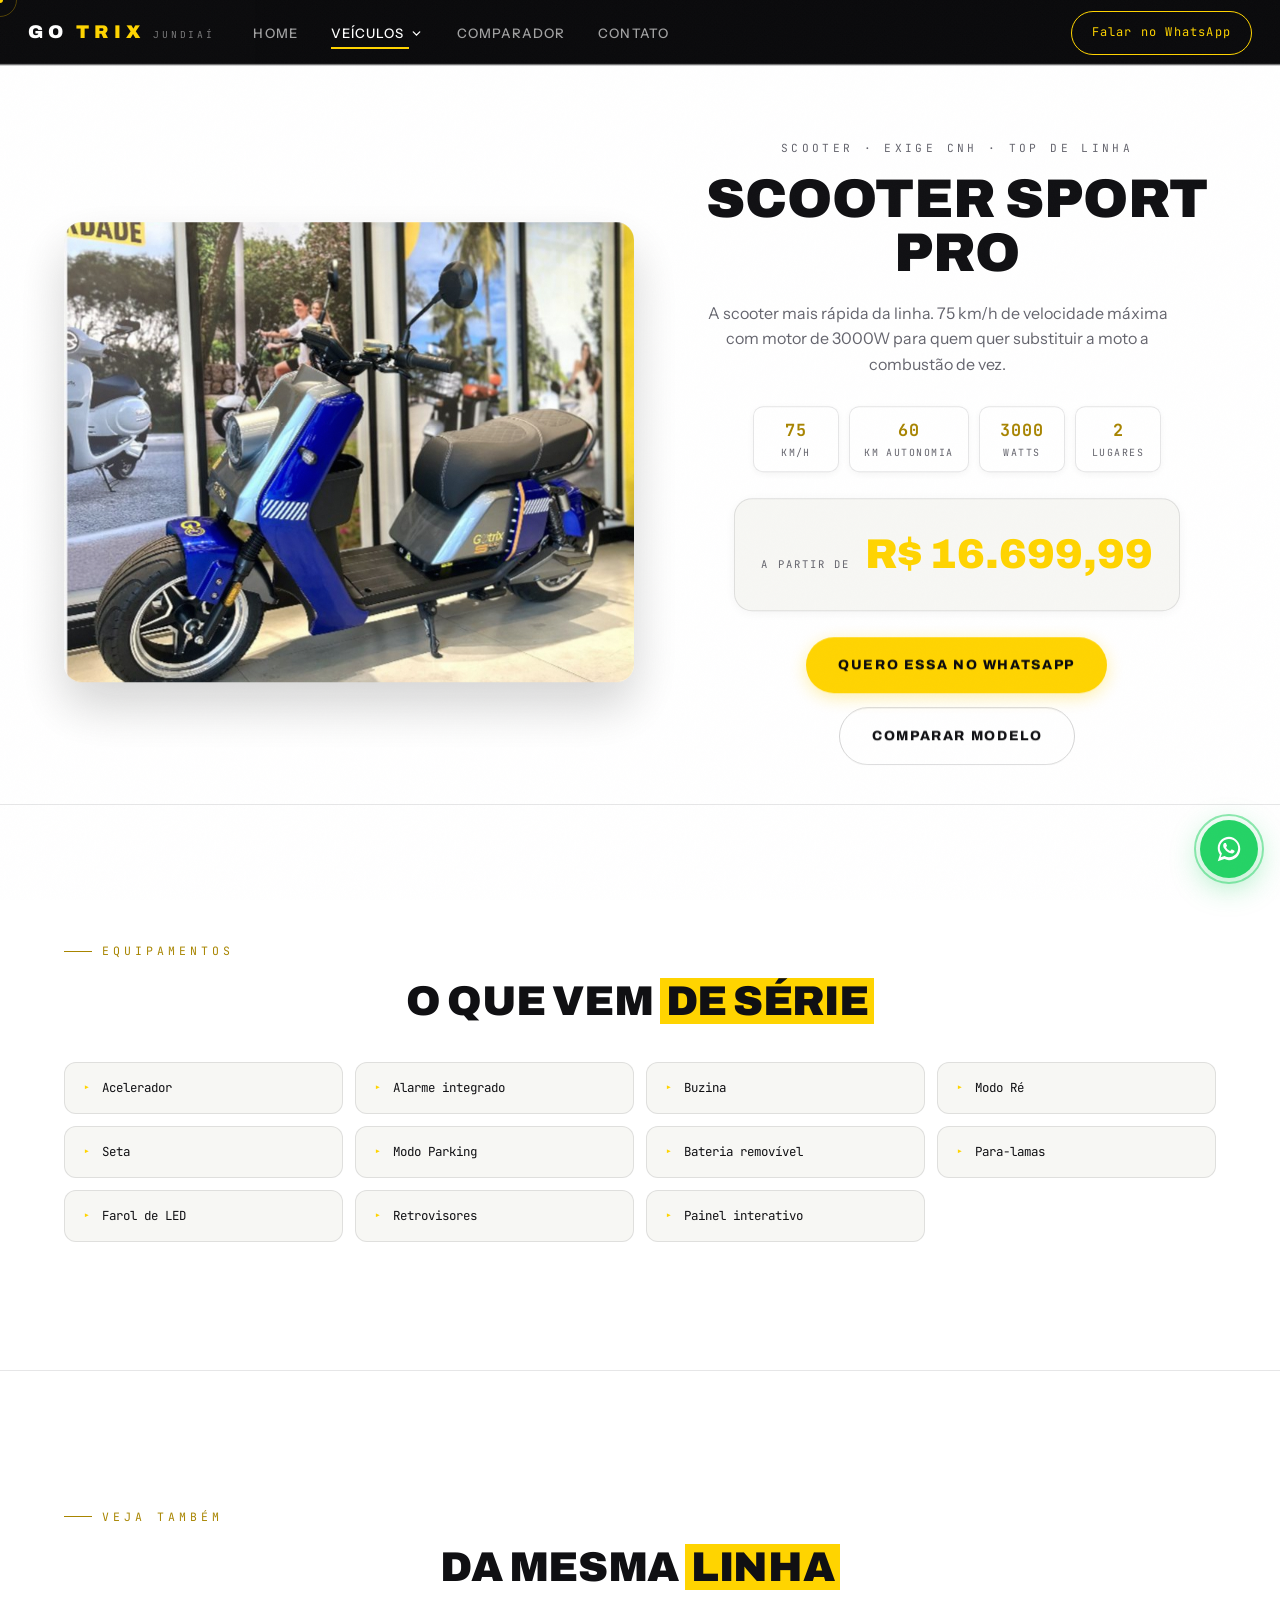
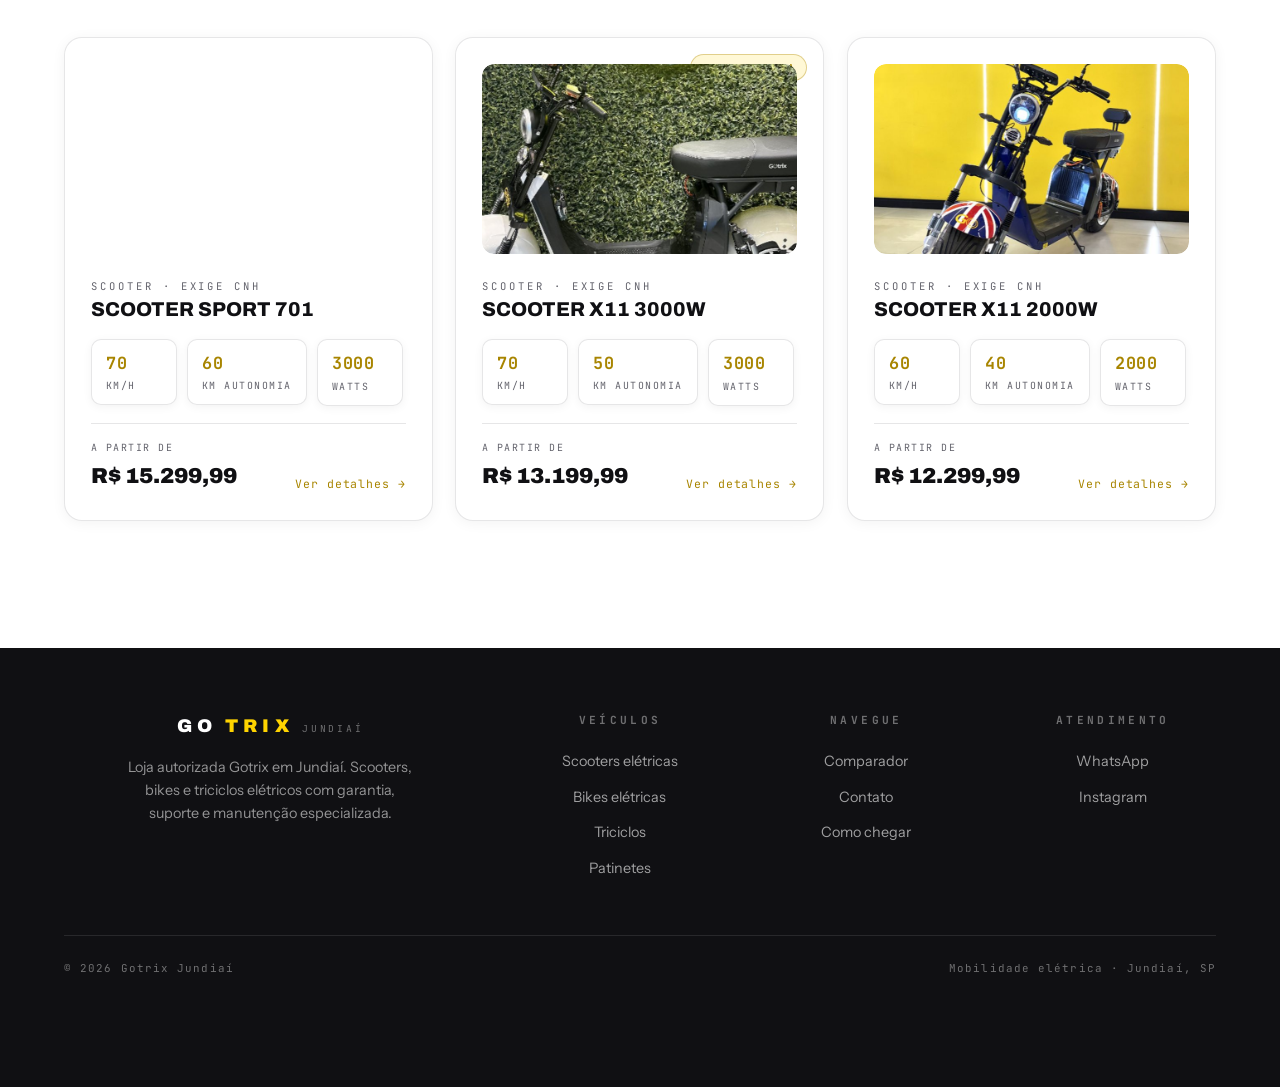
<file: produto.html>
<!DOCTYPE html>
<html lang="pt-BR">
<head>
<meta charset="UTF-8">
<meta name="viewport" content="width=device-width, initial-scale=1.0">
<title>Veículo | Gotrix Jundiaí</title>
<link rel="preconnect" href="https://fonts.googleapis.com">
<link rel="preconnect" href="https://fonts.gstatic.com" crossorigin>
<link href="https://fonts.googleapis.com/css2?family=Archivo:wght@700;800;900&family=Instrument+Sans:wght@400;500;600&family=JetBrains+Mono:wght@400;700&display=swap" rel="stylesheet">
<link rel="stylesheet" href="assets/css/style.css">
<style>
.produto-hero {
  padding: 140px clamp(20px, 5vw, 72px) 40px;
  display: grid; grid-template-columns: 1.1fr 1fr;
  gap: clamp(30px, 5vw, 70px);
  align-items: center;
  max-width: 1280px; margin: 0 auto;
  min-height: 88svh;
}
.p-media {
  position: relative;
  display: flex; align-items: center; justify-content: center;
  min-height: 380px;
}
.p-media .glow {
  position: absolute; inset: 20% 10%;
  background: radial-gradient(ellipse at center, var(--volt-dim), transparent 65%);
  filter: blur(40px);
}
.p-media .bg-word {
  position: absolute;
  font-family: var(--font-display); font-weight: 900;
  font-size: clamp(4rem, 12vw, 10rem);
  color: transparent;
  -webkit-text-stroke: 1px rgba(255,255,255,0.07);
  text-transform: uppercase; white-space: nowrap;
  pointer-events: none;
}
.p-media img {
  position: relative; max-height: 460px; object-fit: contain;
  filter: drop-shadow(0 40px 60px rgba(0,0,0,0.6));
}
.p-media .ph {
  position: relative;
  font-family: var(--font-display); font-weight: 900;
  font-size: 3rem; text-transform: uppercase;
  color: transparent; -webkit-text-stroke: 1.5px rgba(255,255,255,0.2);
}
.p-info .cat-line {
  font-family: var(--font-mono); font-size: 0.7rem;
  letter-spacing: 0.3em; text-transform: uppercase; color: var(--muted);
  margin-bottom: 14px; display: block;
}
.p-info h1 {
  font-family: var(--font-display); font-weight: 900;
  font-size: clamp(2rem, 4.4vw, 3.4rem);
  text-transform: uppercase; line-height: 1;
}
.p-info .desc { color: var(--muted); margin: 20px 0 28px; max-width: 480px; }
.p-preco {
  display: flex; align-items: baseline; gap: 14px;
  margin: 26px 0;
  padding: 22px 26px;
  background: var(--surface);
  border: 1px solid var(--line);
  border-radius: var(--radius);
  width: fit-content;
}
.p-preco small { font-family: var(--font-mono); font-size: 0.66rem; letter-spacing: 0.2em; text-transform: uppercase; color: var(--muted); }
.p-preco b {
  font-family: var(--font-display); font-weight: 900;
  font-size: clamp(1.8rem, 3.4vw, 2.6rem);
  color: var(--volt);
  font-variant-numeric: tabular-nums;
}
.p-ctas { display: flex; gap: 14px; flex-wrap: wrap; }

.recursos-sec { border-top: 1px solid var(--line); }
.recursos-grid {
  display: grid; grid-template-columns: repeat(auto-fill, minmax(230px, 1fr));
  gap: 12px; margin-top: 40px;
}
.recurso {
  font-family: var(--font-mono); font-size: 0.78rem;
  padding: 15px 18px;
  background: var(--surface);
  border: 1px solid var(--line);
  border-radius: 12px;
  display: flex; align-items: center; gap: 12px;
  color: var(--txt);
}
.recurso::before { content: "▸"; color: var(--volt); }

.relacionados-sec { border-top: 1px solid var(--line); }

@media (max-width: 900px) {
  .produto-hero { grid-template-columns: 1fr; min-height: auto; padding-top: 110px; }
  .p-media { min-height: 280px; order: -1; }
  .p-media img { max-height: 300px; }
}
</style>
</head>
<body data-page="veiculos">

<main>
  <section class="produto-hero" id="pHero"></section>

  <section class="section recursos-sec">
    <div class="container">
      <span class="eyebrow reveal">Equipamentos</span>
      <h2 class="h-display reveal" style="font-size: clamp(1.6rem, 3.6vw, 2.6rem);">O que vem <span class="volt">de série</span></h2>
      <div class="recursos-grid" id="recursos"></div>
    </div>
  </section>

  <section class="section relacionados-sec">
    <div class="container">
      <span class="eyebrow reveal">Veja também</span>
      <h2 class="h-display reveal" style="font-size: clamp(1.6rem, 3.6vw, 2.6rem);">Da mesma <span class="volt">linha</span></h2>
      <div class="grid-produtos" id="relacionados"></div>
    </div>
  </section>
</main>

<script src="assets/js/vendor/gsap.min.js"></script>
<script src="assets/js/vendor/ScrollTrigger.min.js"></script>
<script src="assets/js/data.js"></script>
<script src="assets/js/layout.js"></script>
<script src="assets/js/main.js"></script>
<script>
const id = new URLSearchParams(location.search).get("id");
const p = getProduto(id) || PRODUTOS[0];
document.title = `${p.nome} | Gotrix Jundiaí`;

const media = p.img
  ? imgTag(p, `onerror="this.outerHTML='<span class=&quot;ph&quot;>${p.nome}</span>'"`)
  : `<span class="ph">${p.nome}</span>`;

document.getElementById("pHero").innerHTML = `
  <div class="p-media reveal">
    <div class="glow"></div>
    <div class="bg-word">${p.categoria}</div>
    ${media}
  </div>
  <div class="p-info">
    <span class="cat-line reveal">${p.categoria} · ${p.cnh ? "Exige CNH" : "Não exige CNH"}${p.tag ? " · " + p.tag : ""}</span>
    <h1 class="reveal">${p.nome}</h1>
    <p class="desc reveal">${p.desc}</p>
    <div class="hud reveal">
      <div class="hud-chip"><b>${p.velocidade}</b><small>km/h</small></div>
      <div class="hud-chip"><b>${p.autonomia}</b><small>km autonomia</small></div>
      <div class="hud-chip"><b>${p.potencia}</b><small>watts</small></div>
      <div class="hud-chip"><b>${p.lugares}</b><small>lugar${p.lugares > 1 ? "es" : ""}</small></div>
    </div>
    <div class="p-preco reveal">
      <small>A partir de</small>
      <b>${formatPreco(p.preco)}</b>
    </div>
    <div class="p-ctas reveal">
      <a class="btn btn-volt" href="${whatsLink(p)}" target="_blank" rel="noopener" data-origem="produto" data-produto="${p.id}">Quero essa no WhatsApp</a>
      <a class="btn btn-ghost" href="comparador.html?a=${p.id}">Comparar modelo</a>
    </div>
  </div>`;

document.getElementById("recursos").innerHTML =
  p.recursos.map(r => `<div class="recurso reveal">${r}</div>`).join("");

const rel = PRODUTOS.filter(x => x.categoria === p.categoria && x.id !== p.id).slice(0, 3);
document.getElementById("relacionados").innerHTML = rel.map(cardHTML).join("");
if (typeof ativar3D === "function") ativar3D(document.getElementById("relacionados"));

// sticky mobile mostra o modelo específico
document.addEventListener("gtx:ready", () => {
  const sticky = document.querySelector(".sticky-cta .btn");
  if (sticky) {
    sticky.href = whatsLink(p);
    sticky.textContent = "Quero a " + p.nome.replace(/Scooter |Bike Elétrica |Bike |Triciclo Elétrico |Patinete Elétrico /i, "");
    sticky.dataset.produto = p.id;
  }
});
</script>
</body>
</html>
</file>
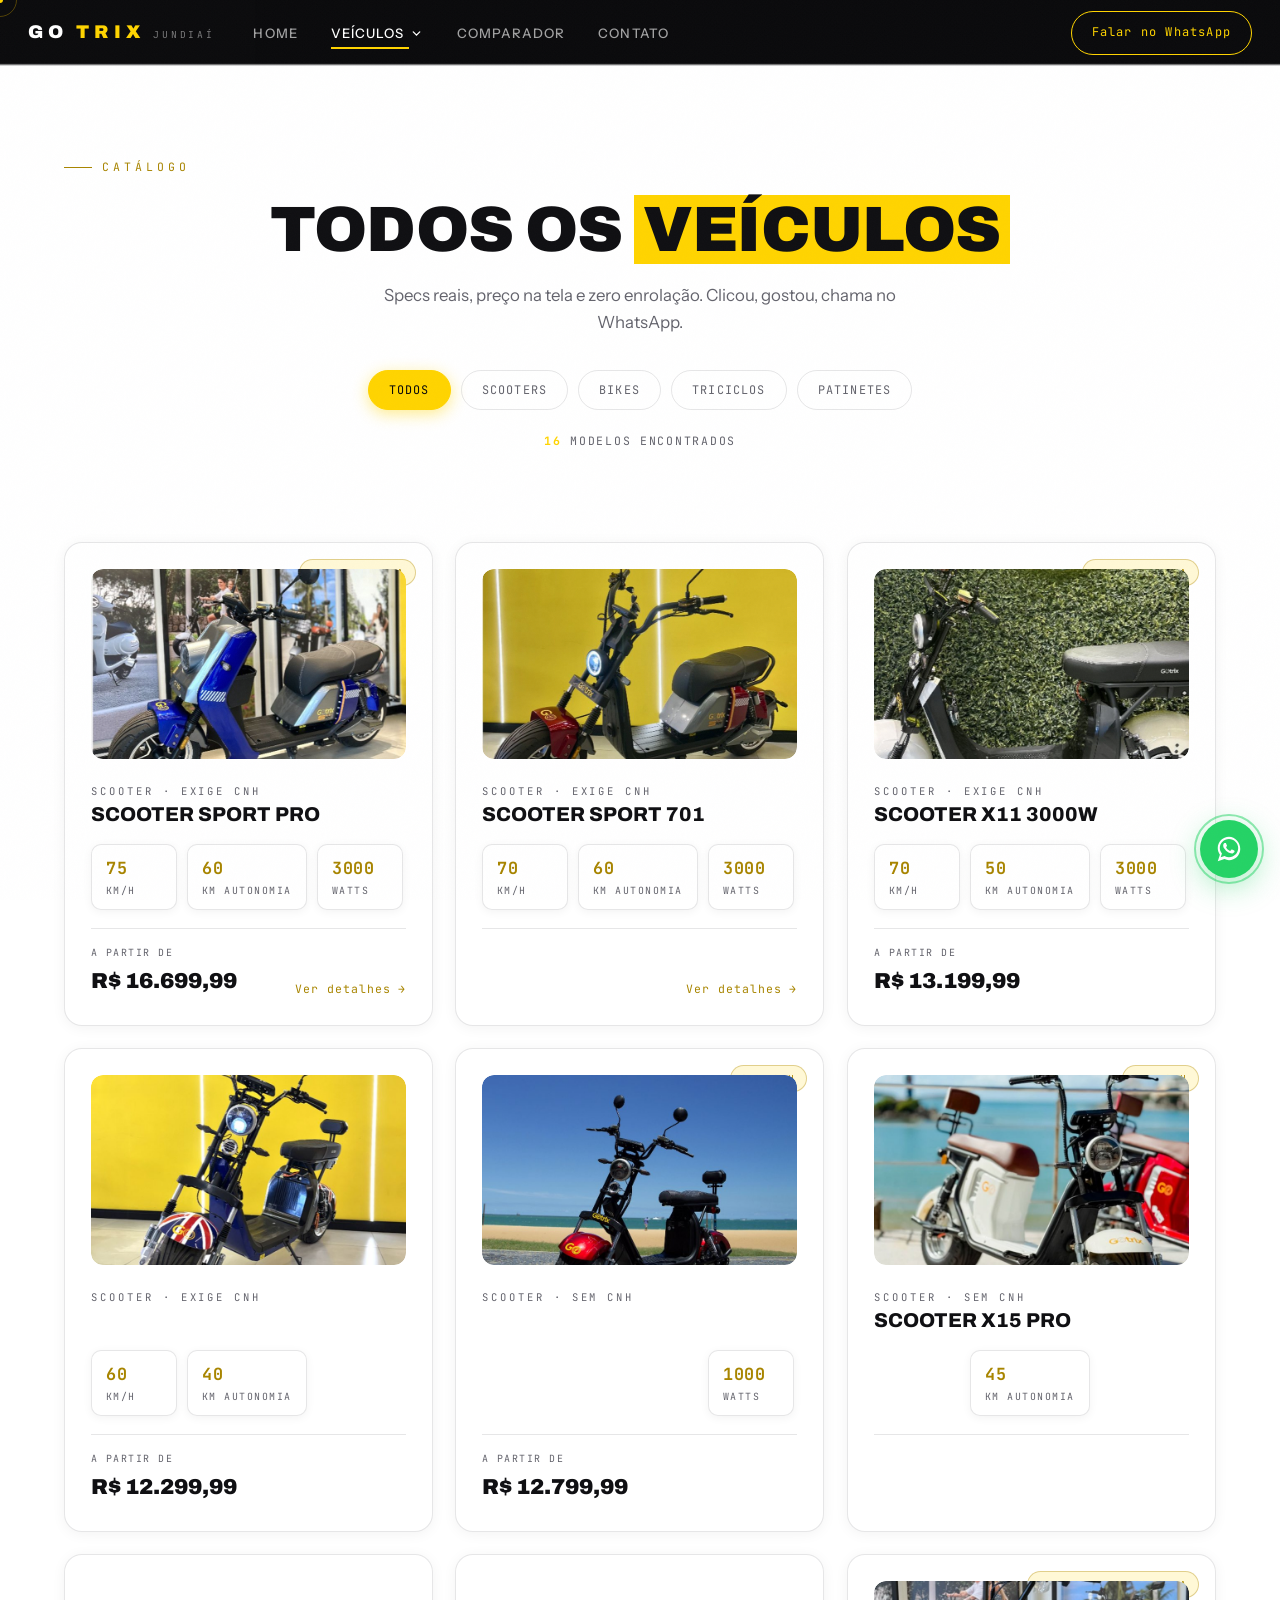
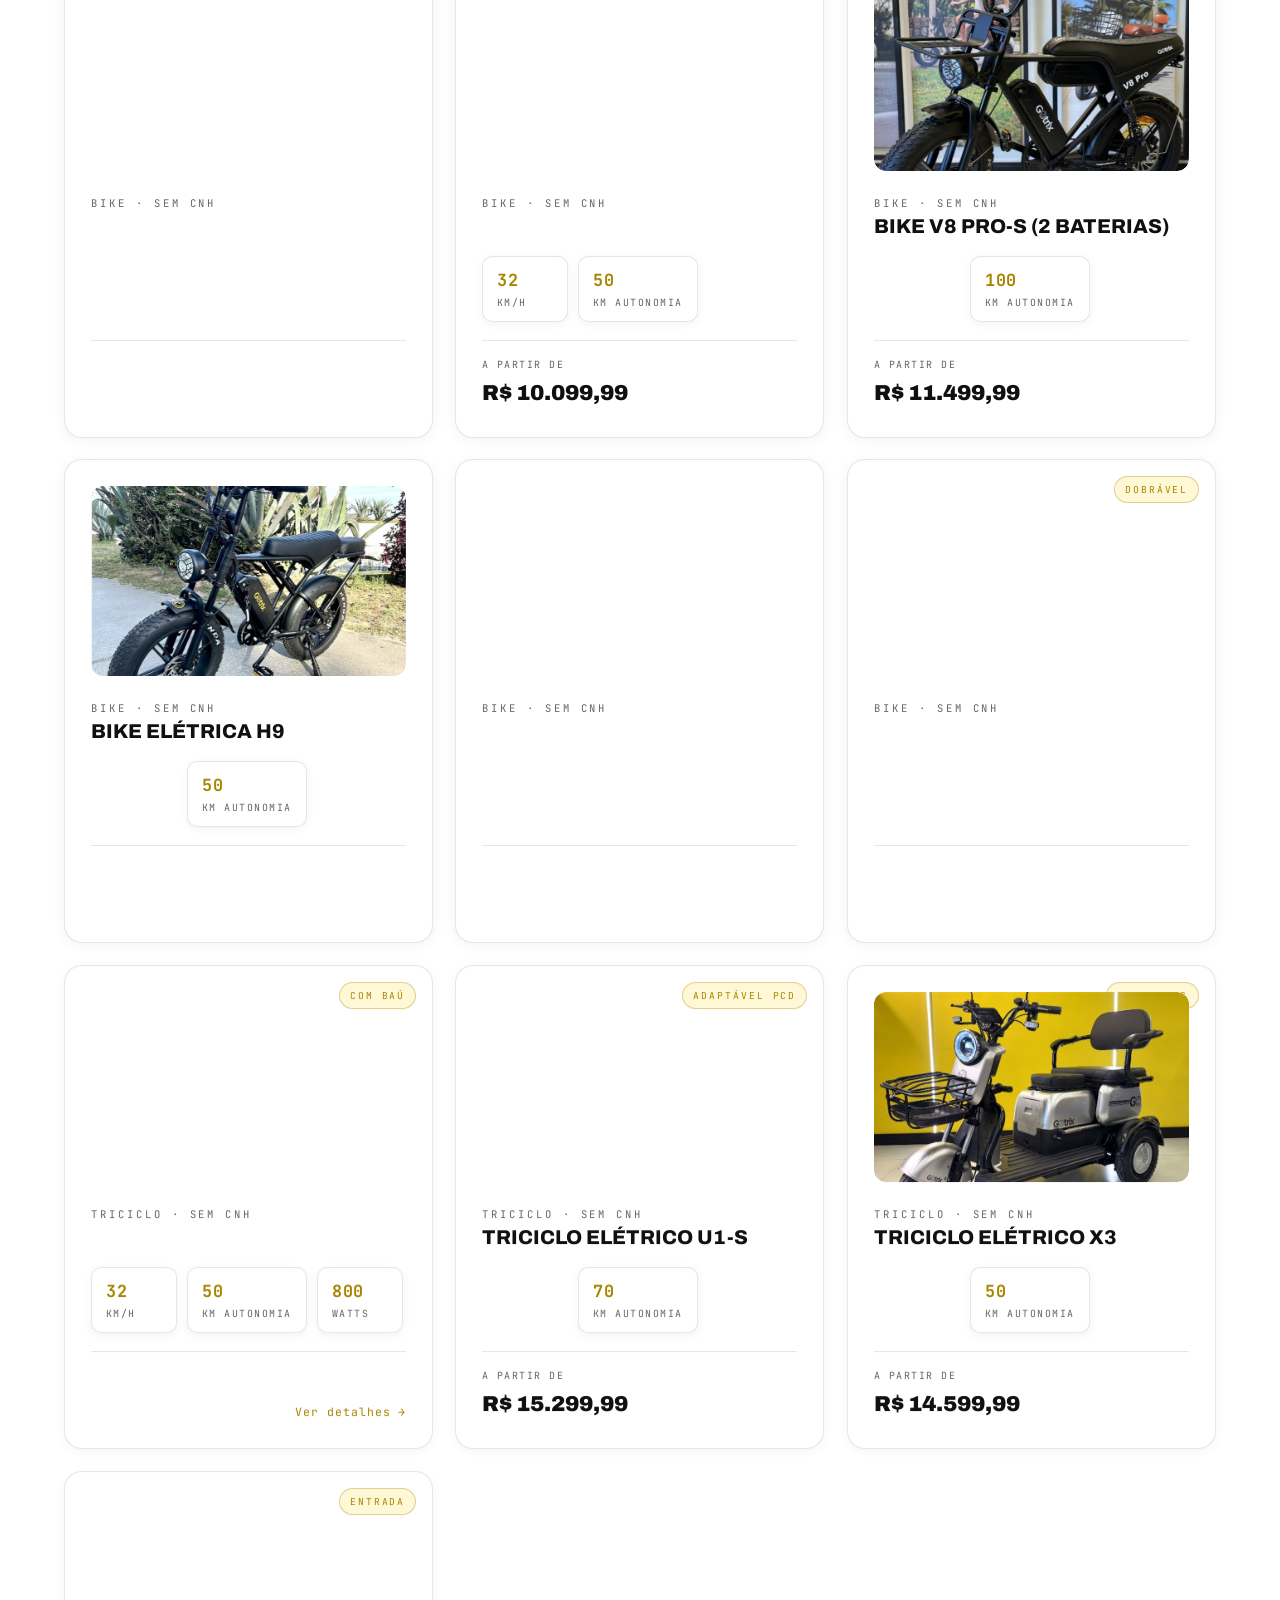
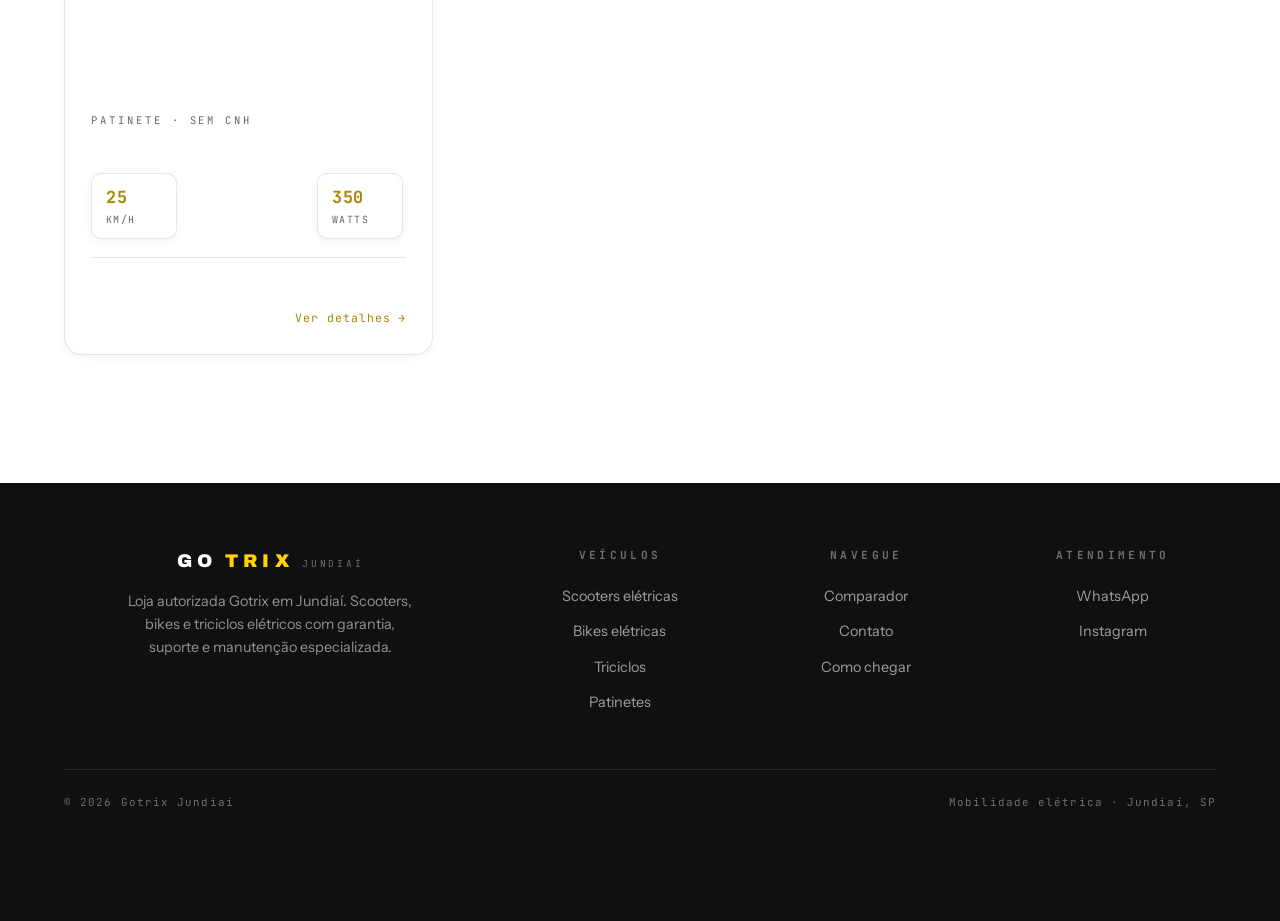
<file: veiculos.html>
<!DOCTYPE html>
<html lang="pt-BR">
<head>
<meta charset="UTF-8">
<meta name="viewport" content="width=device-width, initial-scale=1.0">
<title>Veículos | Gotrix Jundiaí</title>
<meta name="description" content="Catálogo completo Gotrix Jundiaí: scooters elétricas, bikes, triciclos e patinetes. Compare specs e preços e fale direto no WhatsApp.">
<link rel="preconnect" href="https://fonts.googleapis.com">
<link rel="preconnect" href="https://fonts.gstatic.com" crossorigin>
<link href="https://fonts.googleapis.com/css2?family=Archivo:wght@700;800;900&family=Instrument+Sans:wght@400;500;600&family=JetBrains+Mono:wght@400;700&display=swap" rel="stylesheet">
<link rel="stylesheet" href="assets/css/style.css">
<style>
.page-hero { padding: 150px clamp(20px, 5vw, 72px) 20px; }
.count-line {
  font-family: var(--font-mono); font-size: 0.72rem;
  color: var(--muted); letter-spacing: 0.15em;
  margin-top: 22px;
}
.count-line b { color: var(--volt); }
</style>
</head>
<body data-page="veiculos">

<main>
  <section class="page-hero">
    <div class="container">
      <span class="eyebrow reveal">Catálogo</span>
      <h1 class="h-display reveal">Todos os <span class="volt">veículos</span></h1>
      <p class="lead reveal">Specs reais, preço na tela e zero enrolação. Clicou, gostou, chama no WhatsApp.</p>
      <div class="filtros reveal" id="filtros">
        <button class="filtro-btn active" data-f="all">Todos</button>
        <button class="filtro-btn" data-f="Scooter">Scooters</button>
        <button class="filtro-btn" data-f="Bike">Bikes</button>
        <button class="filtro-btn" data-f="Triciclo">Triciclos</button>
        <button class="filtro-btn" data-f="Patinete">Patinetes</button>
      </div>
      <div class="count-line" id="countLine"></div>
    </div>
  </section>

  <section class="section" style="padding-top: 24px;">
    <div class="container">
      <div class="grid-produtos" id="grid"></div>
    </div>
  </section>
</main>

<script src="assets/js/vendor/gsap.min.js"></script>
<script src="assets/js/vendor/ScrollTrigger.min.js"></script>
<script src="assets/js/data.js"></script>
<script src="assets/js/layout.js"></script>
<script src="assets/js/main.js"></script>
<script>
const grid = document.getElementById("grid");
const countLine = document.getElementById("countLine");
const btns = document.querySelectorAll(".filtro-btn");

function render(f) {
  const lista = f === "all" ? PRODUTOS : PRODUTOS.filter(p => p.categoria === f);
  grid.innerHTML = lista.map(cardHTML).join("");
  countLine.innerHTML = `<b>${String(lista.length).padStart(2, "0")}</b> MODELOS ENCONTRADOS`;
  grid.querySelectorAll(".reveal").forEach(el => {
    el.style.opacity = 1; el.style.transform = "none";
  });
  if (typeof ativar3D === "function") ativar3D(grid);
  if (typeof gsap !== "undefined" && !window.matchMedia("(prefers-reduced-motion: reduce)").matches) {
    gsap.from(grid.children, {
      opacity: 0, y: 26, duration: 0.6,
      stagger: 0.05, ease: "power2.out", clearProps: "all"
    });
  }
}

btns.forEach(b => b.addEventListener("click", () => {
  btns.forEach(x => x.classList.remove("active"));
  b.classList.add("active");
  render(b.dataset.f);
}));

// filtro via URL ?cat=
const cat = new URLSearchParams(location.search).get("cat");
const inicial = [...btns].find(b => b.dataset.f === cat);
if (inicial) { btns.forEach(x => x.classList.remove("active")); inicial.classList.add("active"); }
render(inicial ? cat : "all");
</script>
</body>
</html>
</file>
<file: assets/css/style.css>
/* ============================================================
   GOTRIX JUNDIAÍ — Design System "Painel Digital"
   Grafite profundo + amarelo elétrico. HUD de instrumento.
   ============================================================ */

:root {
  --bg: #0A0A0C;
  --surface: #101014;
  --surface-2: #16161C;
  --line: rgba(255, 255, 255, 0.07);
  --txt: #EFEFF2;
  --muted: #83838E;
  --volt: #FFD400;
  --volt-dim: rgba(255, 212, 0, 0.12);
  --volt-glow: rgba(255, 212, 0, 0.35);
  --radius: 18px;
  --font-display: "Archivo", sans-serif;
  --font-body: "Instrument Sans", sans-serif;
  --font-mono: "JetBrains Mono", monospace;
}

* { margin: 0; padding: 0; box-sizing: border-box; }
html { scroll-behavior: smooth; }
html.lenis, html.lenis body { height: auto; }

html { overflow-x: hidden; }
body {
  background: var(--bg);
  color: var(--txt);
  font-family: var(--font-body);
  font-size: 16px;
  line-height: 1.6;
  overflow-x: hidden;
  max-width: 100%;
  -webkit-font-smoothing: antialiased;
}

::selection { background: var(--volt); color: #0A0A0C; }

img { max-width: 100%; display: block; }
a { color: inherit; text-decoration: none; }
button { font-family: inherit; cursor: pointer; }

/* ---------- grain overlay ---------- */
body::after {
  content: "";
  position: fixed; inset: 0;
  pointer-events: none;
  z-index: 9998;
  opacity: 0.05;
  background-image: url("data:image/svg+xml,%3Csvg xmlns='http://www.w3.org/2000/svg' width='120' height='120'%3E%3Cfilter id='n'%3E%3CfeTurbulence type='fractalNoise' baseFrequency='0.9' numOctaves='2'/%3E%3C/filter%3E%3Crect width='120' height='120' filter='url(%23n)' opacity='0.6'/%3E%3C/svg%3E");
}

/* ---------- preloader ---------- */
.preloader {
  position: fixed; inset: 0;
  background: var(--bg);
  z-index: 10000;
  display: flex; flex-direction: column;
  align-items: center; justify-content: center;
  gap: 18px;
  transition: opacity 0.6s ease, visibility 0.6s ease;
}
.preloader.done { opacity: 0; visibility: hidden; }
.preloader .pl-logo {
  font-family: var(--font-display);
  font-weight: 900; font-size: 1.4rem;
  letter-spacing: 0.35em; text-transform: uppercase;
}
.preloader .pl-logo span { color: var(--volt); }
.preloader .pl-count {
  font-family: var(--font-mono);
  font-size: 0.8rem; color: var(--muted);
  letter-spacing: 0.2em;
}
.preloader .pl-bar {
  width: 180px; height: 2px;
  background: var(--line); overflow: hidden;
}
.preloader .pl-bar i {
  display: block; height: 100%; width: 0%;
  background: var(--volt);
  box-shadow: 0 0 12px var(--volt-glow);
}

/* ---------- custom cursor (desktop) ---------- */
.cursor-dot, .cursor-ring { display: none; }
@media (hover: hover) and (min-width: 821px) {
  .cursor-dot, .cursor-ring {
    display: block;
    position: fixed; top: 0; left: 0;
    pointer-events: none; z-index: 9999;
    border-radius: 50%;
    transform: translate(-50%, -50%);
  }
  .cursor-dot { width: 6px; height: 6px; background: var(--volt); }
  .cursor-ring {
    width: 34px; height: 34px;
    border: 1px solid rgba(255, 212, 0, 0.4);
    transition: width 0.25s, height 0.25s, border-color 0.25s;
  }
  .cursor-ring.hovering { width: 56px; height: 56px; border-color: var(--volt); }
}

/* ---------- header ---------- */
.site-header {
  position: fixed; top: 0; left: 0; right: 0;
  z-index: 900;
  padding: 0 clamp(20px, 4vw, 56px);
  height: 74px;
  display: flex; align-items: center; justify-content: space-between;
  background: linear-gradient(to bottom, rgba(10,10,12,0.9), rgba(10,10,12,0));
  transition: background 0.4s, backdrop-filter 0.4s, box-shadow 0.4s;
}
.site-header.scrolled {
  background: rgba(10,10,12,0.82);
  backdrop-filter: blur(14px);
  -webkit-backdrop-filter: blur(14px);
  box-shadow: 0 1px 0 var(--line);
}
.logo {
  font-family: var(--font-display);
  font-weight: 900; font-size: 1.15rem;
  letter-spacing: 0.28em; text-transform: uppercase;
  display: flex; align-items: baseline; gap: 8px;
}
.logo .volt { color: var(--volt); }
.logo .city {
  font-family: var(--font-mono);
  font-size: 0.6rem; font-weight: 400;
  color: var(--muted); letter-spacing: 0.3em;
}
.nav-links { display: flex; gap: clamp(18px, 2.6vw, 38px); align-items: center; }
.nav-links a {
  font-size: 0.82rem; font-weight: 500;
  letter-spacing: 0.08em; text-transform: uppercase;
  color: var(--muted);
  position: relative;
  transition: color 0.25s;
}
.nav-links a:hover, .nav-links a.active { color: var(--txt); }
.nav-links a.active::after {
  content: ""; position: absolute;
  left: 0; right: 0; bottom: -6px; height: 2px;
  background: var(--volt);
  box-shadow: 0 0 8px var(--volt-glow);
}
.nav-cta {
  font-family: var(--font-mono);
  font-size: 0.75rem; letter-spacing: 0.1em;
  padding: 11px 20px;
  border: 1px solid var(--volt);
  color: var(--volt); border-radius: 999px;
  transition: background 0.25s, color 0.25s, box-shadow 0.25s;
}
.nav-cta:hover { background: var(--volt); color: #0A0A0C; box-shadow: 0 0 24px var(--volt-glow); }

/* menu mobile */
.menu-toggle {
  display: none;
  background: none; border: none;
  width: 44px; height: 44px;
  flex-direction: column; align-items: center; justify-content: center; gap: 6px;
}
.menu-toggle span {
  width: 24px; height: 2px; background: var(--txt);
  transition: transform 0.3s, opacity 0.3s;
}
.menu-toggle.open span:nth-child(1) { transform: translateY(8px) rotate(45deg); }
.menu-toggle.open span:nth-child(2) { opacity: 0; }
.menu-toggle.open span:nth-child(3) { transform: translateY(-8px) rotate(-45deg); }

.mobile-nav {
  position: fixed; inset: 0;
  background: rgba(10,10,12,0.97);
  z-index: 890;
  display: flex; flex-direction: column;
  align-items: flex-start; justify-content: center;
  padding: 0 32px; gap: 8px;
  opacity: 0; visibility: hidden;
  transition: opacity 0.35s, visibility 0.35s;
}
.mobile-nav.open { opacity: 1; visibility: visible; }
.mobile-nav a {
  font-family: var(--font-display);
  font-weight: 800; font-size: clamp(2rem, 9vw, 3rem);
  text-transform: uppercase; letter-spacing: 0.02em;
  color: var(--txt); padding: 6px 0;
}
.mobile-nav a.active { color: var(--volt); }
.mobile-nav .mn-meta {
  margin-top: 30px;
  font-family: var(--font-mono); font-size: 0.72rem;
  color: var(--muted); letter-spacing: 0.15em;
}

@media (max-width: 900px) {
  .nav-links, .nav-cta { display: none; }
  .menu-toggle { display: flex; }
}

/* ---------- estrutura base ---------- */
main { position: relative; z-index: 1; }
.section { padding: clamp(72px, 10vw, 140px) clamp(20px, 5vw, 72px); }
.container { max-width: 1280px; margin: 0 auto; }

.eyebrow {
  font-family: var(--font-mono);
  font-size: 0.72rem; letter-spacing: 0.35em;
  text-transform: uppercase; color: var(--volt);
  display: inline-flex; align-items: center; gap: 10px;
  margin-bottom: 20px;
}
.eyebrow::before {
  content: ""; width: 28px; height: 1px; background: var(--volt);
}
.h-display {
  font-family: var(--font-display);
  font-weight: 900;
  font-size: clamp(2rem, 5.2vw, 4rem);
  line-height: 1.02;
  text-transform: uppercase;
  letter-spacing: -0.01em;
}
.h-display .volt { color: var(--volt); }
.lead { color: var(--muted); font-size: 1.05rem; max-width: 560px; margin-top: 20px; }

/* ---------- botões ---------- */
.btn {
  display: inline-flex; align-items: center; gap: 12px;
  font-family: var(--font-display);
  font-weight: 800; font-size: 0.85rem;
  letter-spacing: 0.12em; text-transform: uppercase;
  padding: 17px 32px;
  border-radius: 999px;
  border: none;
  transition: transform 0.25s, box-shadow 0.25s, background 0.25s, color 0.25s;
  will-change: transform;
}
.btn-volt {
  background: var(--volt); color: #0A0A0C;
  box-shadow: 0 0 0 rgba(255,212,0,0);
}
.btn-volt:hover { box-shadow: 0 8px 40px var(--volt-glow); }
.btn-ghost {
  background: transparent; color: var(--txt);
  border: 1px solid var(--line);
}
.btn-ghost:hover { border-color: var(--volt); color: var(--volt); }
.btn svg { width: 18px; height: 18px; }

/* ---------- HUD spec chips (assinatura) ---------- */
.hud {
  display: flex; gap: 10px; flex-wrap: wrap;
}
.hud-chip {
  font-family: var(--font-mono);
  font-size: 0.72rem; letter-spacing: 0.06em;
  color: var(--txt);
  background: var(--surface-2);
  border: 1px solid var(--line);
  border-radius: 10px;
  padding: 10px 14px;
  display: flex; flex-direction: column; gap: 2px;
  min-width: 86px;
}
.hud-chip b {
  font-size: 1.05rem; font-weight: 700; color: var(--volt);
  font-variant-numeric: tabular-nums;
}
.hud-chip small { color: var(--muted); font-size: 0.62rem; letter-spacing: 0.15em; text-transform: uppercase; }

/* ---------- product card ---------- */
.grid-produtos {
  display: grid;
  grid-template-columns: repeat(auto-fill, minmax(300px, 1fr));
  gap: 22px;
  margin-top: 48px;
}
.card {
  position: relative;
  background: var(--surface);
  border: 1px solid var(--line);
  border-radius: var(--radius);
  padding: 26px;
  display: flex; flex-direction: column; gap: 18px;
  transition: transform 0.35s cubic-bezier(0.2, 0.8, 0.2, 1), border-color 0.35s, box-shadow 0.35s;
  overflow: hidden;
}
.card:hover {
  transform: translateY(-6px);
  border-color: rgba(255, 212, 0, 0.35);
  box-shadow: 0 24px 60px rgba(0,0,0,0.5), 0 0 0 1px rgba(255,212,0,0.1);
}
.card .card-tag {
  position: absolute; top: 18px; right: 18px;
  font-family: var(--font-mono); font-size: 0.6rem;
  letter-spacing: 0.2em;
  color: var(--volt);
  background: var(--volt-dim);
  border: 1px solid rgba(255,212,0,0.3);
  padding: 5px 10px; border-radius: 999px;
}
.card .card-media {
  height: 190px;
  display: flex; align-items: center; justify-content: center;
  position: relative;
}
.card .card-media::before {
  content: "";
  position: absolute; inset: auto 15% 10% 15%;
  height: 40%;
  background: radial-gradient(ellipse at center, var(--volt-dim), transparent 70%);
  filter: blur(20px);
}
.card .card-media img {
  max-height: 100%; object-fit: contain;
  position: relative;
  filter: drop-shadow(0 18px 30px rgba(0,0,0,0.55));
  transition: transform 0.4s cubic-bezier(0.2, 0.8, 0.2, 1);
}
.card:hover .card-media img { transform: scale(1.05) rotate(-1deg); }
.card .card-media .ph {
  font-family: var(--font-display);
  font-weight: 900; font-size: 2.4rem;
  color: transparent;
  -webkit-text-stroke: 1px rgba(255,255,255,0.14);
  text-transform: uppercase;
  position: relative;
}
.card .cat {
  font-family: var(--font-mono); font-size: 0.66rem;
  letter-spacing: 0.28em; text-transform: uppercase;
  color: var(--muted);
}
.card h3 {
  font-family: var(--font-display);
  font-weight: 800; font-size: 1.25rem;
  text-transform: uppercase; line-height: 1.15;
}
.card .preco-row {
  margin-top: auto;
  display: flex; align-items: flex-end; justify-content: space-between; gap: 12px;
  padding-top: 16px;
  border-top: 1px solid var(--line);
}
.card .preco small { display: block; font-family: var(--font-mono); font-size: 0.62rem; color: var(--muted); letter-spacing: 0.15em; text-transform: uppercase; margin-bottom: 3px; }
.card .preco b {
  font-family: var(--font-display); font-weight: 900;
  font-size: 1.35rem; color: var(--txt);
  font-variant-numeric: tabular-nums;
}
.card .card-link {
  font-family: var(--font-mono); font-size: 0.72rem;
  letter-spacing: 0.08em; color: var(--volt);
  display: inline-flex; align-items: center; gap: 6px;
  white-space: nowrap;
}
.card .card-link:hover { text-decoration: underline; }

/* ---------- filtros ---------- */
.filtros { display: flex; gap: 10px; flex-wrap: wrap; margin-top: 34px; }
.filtro-btn {
  font-family: var(--font-mono); font-size: 0.74rem;
  letter-spacing: 0.1em; text-transform: uppercase;
  padding: 11px 20px; border-radius: 999px;
  border: 1px solid var(--line);
  background: transparent; color: var(--muted);
  transition: all 0.25s;
}
.filtro-btn:hover { border-color: var(--volt); color: var(--txt); }
.filtro-btn.active {
  background: var(--volt); color: #0A0A0C;
  border-color: var(--volt);
  box-shadow: 0 0 20px var(--volt-glow);
}

/* ---------- whatsapp float + sticky mobile CTA ---------- */
.wa-float {
  position: fixed; right: 22px; bottom: 22px;
  z-index: 950;
  width: 58px; height: 58px; border-radius: 50%;
  background: #25D366;
  display: flex; align-items: center; justify-content: center;
  box-shadow: 0 8px 30px rgba(37, 211, 102, 0.4);
}
.wa-float svg { width: 30px; height: 30px; fill: #fff; }
.wa-float::before {
  content: ""; position: absolute; inset: -6px;
  border-radius: 50%;
  border: 2px solid rgba(37, 211, 102, 0.5);
  animation: waPulse 2s ease-out infinite;
}
@keyframes waPulse {
  0% { transform: scale(0.9); opacity: 1; }
  100% { transform: scale(1.5); opacity: 0; }
}

.sticky-cta {
  display: none;
  position: fixed; left: 0; right: 0; bottom: 0;
  z-index: 940;
  padding: 12px 16px calc(12px + env(safe-area-inset-bottom));
  background: rgba(10,10,12,0.92);
  backdrop-filter: blur(12px);
  border-top: 1px solid var(--line);
}
.sticky-cta .btn { width: 100%; justify-content: center; }
@media (max-width: 820px) {
  .sticky-cta { display: block; }
  .wa-float { bottom: 92px; }
}

/* ---------- footer ---------- */
.site-footer {
  border-top: 1px solid var(--line);
  padding: 64px clamp(20px, 5vw, 72px) 110px;
  background: var(--surface);
}
.footer-grid {
  max-width: 1280px; margin: 0 auto;
  display: grid;
  grid-template-columns: 2fr 1fr 1fr 1fr;
  gap: 40px;
}
.site-footer h5 {
  font-family: var(--font-mono); font-size: 0.7rem;
  letter-spacing: 0.3em; text-transform: uppercase;
  color: var(--muted); margin-bottom: 18px;
}
.site-footer ul { list-style: none; display: flex; flex-direction: column; gap: 10px; }
.site-footer ul a { font-size: 0.9rem; color: var(--muted); transition: color 0.2s; }
.site-footer ul a:hover { color: var(--volt); }
.footer-brand p { color: var(--muted); font-size: 0.9rem; max-width: 300px; margin-top: 14px; }
.footer-bottom {
  max-width: 1280px; margin: 54px auto 0;
  padding-top: 24px;
  border-top: 1px solid var(--line);
  display: flex; justify-content: space-between; flex-wrap: wrap; gap: 12px;
  font-family: var(--font-mono); font-size: 0.68rem;
  letter-spacing: 0.1em; color: var(--muted);
}
@media (max-width: 820px) {
  .footer-grid { grid-template-columns: 1fr 1fr; }
}

/* ---------- reveals ---------- */
.reveal { opacity: 0; transform: translateY(36px); }
@media (prefers-reduced-motion: reduce) {
  .reveal { opacity: 1; transform: none; }
  *, *::before, *::after { animation: none !important; transition: none !important; }
}

/* ============================================================
   V2 — Header mega-menu, hamburger animado, hero parallax,
   palavra rotativa e card stack em leque
   ============================================================ */

/* ---------- header v2 ---------- */
.site-header { height: 66px; padding: 0; }
.nav-shell {
  width: 100%; max-width: 1280px; margin: 0 auto;
  padding: 0 clamp(16px, 3vw, 28px);
  display: flex; align-items: center; justify-content: space-between;
  height: 100%;
}
.nav-left { display: flex; align-items: center; gap: clamp(20px, 3vw, 40px); }
.nav-right { display: flex; align-items: center; gap: 10px; }

.nav-drop { position: relative; }
.nav-drop-btn {
  display: inline-flex; align-items: center; gap: 6px;
  background: none; border: none;
  font-family: var(--font-body);
  font-size: 0.82rem; font-weight: 500;
  letter-spacing: 0.08em; text-transform: uppercase;
  color: var(--muted);
  padding: 8px 0;
  transition: color 0.25s;
  position: relative;
}
.nav-drop-btn:hover, .nav-drop-btn.active, .nav-drop.open .nav-drop-btn { color: var(--txt); }
.nav-drop-btn.active::after {
  content: ""; position: absolute;
  left: 0; right: 14px; bottom: 0; height: 2px;
  background: var(--volt);
  box-shadow: 0 0 8px var(--volt-glow);
}
.nav-drop-btn .chev { width: 13px; height: 13px; transition: transform 0.3s; }
.nav-drop.open .nav-drop-btn .chev { transform: rotate(180deg); }

.mega-menu {
  position: absolute; top: calc(100% + 14px); left: 50%;
  transform: translateX(-40%) scale(0.96);
  transform-origin: top center;
  opacity: 0; visibility: hidden;
  transition: opacity 0.25s ease, transform 0.25s ease, visibility 0.25s;
  z-index: 50;
}
.nav-drop.open .mega-menu {
  opacity: 1; visibility: visible;
  transform: translateX(-40%) scale(1);
}
.mm-grid {
  display: grid; grid-template-columns: 300px 240px;
  gap: 8px;
  background: rgba(14, 14, 18, 0.96);
  backdrop-filter: blur(18px);
  -webkit-backdrop-filter: blur(18px);
  border: 1px solid var(--line);
  border-radius: 16px;
  padding: 10px;
  box-shadow: 0 30px 80px rgba(0, 0, 0, 0.6);
}
.mm-col { display: flex; flex-direction: column; gap: 4px; }
.mm-side {
  background: var(--surface-2);
  border: 1px solid var(--line);
  border-radius: 12px;
  padding: 14px;
  gap: 8px;
}
.mm-item {
  display: flex; align-items: center; gap: 12px;
  padding: 10px 12px;
  border-radius: 10px;
  transition: background 0.2s;
}
.mm-item:hover { background: rgba(255, 255, 255, 0.05); }
.mm-icon {
  width: 44px; height: 44px; flex-shrink: 0;
  display: flex; align-items: center; justify-content: center;
  background: var(--surface-2);
  border: 1px solid var(--line);
  border-radius: 10px;
  color: var(--volt);
}
.mm-icon svg { width: 21px; height: 21px; }
.mm-item:hover .mm-icon { border-color: rgba(255, 212, 0, 0.4); }
.mm-txt { display: flex; flex-direction: column; }
.mm-txt b { font-size: 0.88rem; font-weight: 600; }
.mm-txt small { font-size: 0.72rem; color: var(--muted); }
.mm-label {
  font-family: var(--font-mono); font-size: 0.62rem;
  letter-spacing: 0.28em; text-transform: uppercase;
  color: var(--muted);
  padding: 4px 2px;
}
.mm-mini {
  display: flex; align-items: center; justify-content: space-between; gap: 10px;
  padding: 9px 10px;
  border-radius: 8px;
  transition: background 0.2s;
}
.mm-mini:hover { background: rgba(255, 255, 255, 0.05); }
.mm-mini b { font-size: 0.78rem; font-weight: 600; }
.mm-mini span { font-family: var(--font-mono); font-size: 0.7rem; color: var(--volt); white-space: nowrap; }
.mm-all {
  margin-top: auto;
  font-family: var(--font-mono); font-size: 0.7rem;
  letter-spacing: 0.08em; color: var(--volt);
  padding: 8px 10px 4px;
}
.mm-all:hover { text-decoration: underline; }

/* hamburger animado (traço que se desenha) */
.menu-toggle {
  display: none;
  width: 42px; height: 42px;
  border: 1px solid var(--line);
  border-radius: 10px;
  background: transparent;
  color: var(--txt);
  align-items: center; justify-content: center;
  transition: border-color 0.25s;
}
.menu-toggle:hover { border-color: var(--volt); }
.mt-icon { width: 22px; height: 22px; transition: transform 0.4s ease-in-out; }
.mt-path {
  stroke-dasharray: 12 63;
  transition: stroke-dasharray 0.4s ease-in-out, stroke-dashoffset 0.4s ease-in-out;
}
.menu-toggle.open .mt-icon { transform: rotate(-45deg); }
.menu-toggle.open .mt-path {
  stroke-dasharray: 20 300;
  stroke-dashoffset: -32.42px;
}

/* painel mobile */
.mobile-menu {
  position: fixed; top: 66px; left: 0; right: 0; bottom: 0;
  z-index: 880;
  background: rgba(10, 10, 12, 0.9);
  backdrop-filter: blur(16px);
  -webkit-backdrop-filter: blur(16px);
  border-top: 1px solid var(--line);
  opacity: 0; visibility: hidden;
  transform: scale(0.98);
  transform-origin: top center;
  transition: opacity 0.3s ease, transform 0.3s ease, visibility 0.3s;
  overflow-y: auto;
}
.mobile-menu.open { opacity: 1; visibility: visible; transform: scale(1); }
.mob-inner {
  padding: 24px 20px 40px;
  display: flex; flex-direction: column; gap: 4px;
  max-width: 560px; margin: 0 auto;
}
.mob-ctas {
  margin-top: 28px;
  display: flex; flex-direction: column; gap: 10px;
}
.mob-ctas .btn { justify-content: center; }

@media (max-width: 900px) {
  .nav-links { display: none; }
  .nav-cta { display: none; }
  .menu-toggle { display: flex; }
}

/* ---------- hero parallax (aceternity port) ---------- */
.hp-section {
  position: relative;
  overflow: hidden;
  clip-path: inset(0);
  perspective: 1000px;
}
@media (min-width: 821px) {
  .hp-section { min-height: 124vh; padding: 150px 0 0; }
  .hp-stage {
    position: absolute;
    top: -24%; left: -18%;
    width: 142%; height: 132%;
    z-index: 0;
    display: flex; flex-direction: column; justify-content: center;
  }
}
.hp-header { position: relative; z-index: 2; }
.hp-header {
  position: relative; z-index: 2;
  max-width: 1280px; margin: 0 auto;
  padding: 40px clamp(20px, 5vw, 72px) 60px;
}
.hp-header h1 {
  font-family: var(--font-display);
  font-weight: 900;
  font-size: clamp(2.4rem, 6.4vw, 5rem);
  line-height: 0.98;
  text-transform: uppercase;
  max-width: 860px;
}
.hp-header h1 .volt { color: var(--volt); text-shadow: 0 0 60px var(--volt-glow); }
.hp-header .lead { font-size: clamp(1rem, 1.5vw, 1.15rem); max-width: 620px; }
.hp-ctas { display: flex; gap: 14px; flex-wrap: wrap; margin-top: 34px; }

.hp-stage { transform-style: preserve-3d; will-change: transform; }
.hp-row {
  display: flex; gap: 44px;
  justify-content: center;
  margin-bottom: 44px;
  will-change: transform;
}
.hp-row.rev { flex-direction: row-reverse; }
.hp-card {
  position: relative;
  flex-shrink: 0;
  width: 380px; height: 250px;
  border-radius: 16px;
  background: var(--surface);
  border: 1px solid var(--line);
  overflow: hidden;
  transition: transform 0.35s cubic-bezier(0.2, 0.8, 0.2, 1);
  display: flex; align-items: center; justify-content: center;
}
.hp-card:hover { transform: translateY(-20px); }
.hp-card .glow {
  position: absolute; inset: 30% 15% 10%;
  background: radial-gradient(ellipse at center, var(--volt-dim), transparent 65%);
  filter: blur(28px);
}
.hp-card img {
  position: relative;
  max-height: 82%; max-width: 78%;
  object-fit: contain;
  filter: drop-shadow(0 20px 30px rgba(0, 0, 0, 0.55));
}
.hp-card .ph {
  position: relative;
  font-family: var(--font-display); font-weight: 900;
  font-size: 2.2rem; text-transform: uppercase;
  color: transparent; -webkit-text-stroke: 1px rgba(255, 255, 255, 0.16);
  text-align: center; line-height: 1.05;
  padding: 0 20px;
}
.hp-card .hp-overlay {
  position: absolute; inset: 0;
  background: rgba(5, 5, 7, 0.82);
  opacity: 0;
  transition: opacity 0.3s;
  display: flex; flex-direction: column; justify-content: flex-end;
  padding: 22px;
  pointer-events: none;
}
.hp-card:hover .hp-overlay { opacity: 1; }
.hp-overlay b {
  font-family: var(--font-display); font-weight: 800;
  font-size: 1.15rem; text-transform: uppercase;
}
.hp-overlay span { font-family: var(--font-mono); font-size: 0.74rem; color: var(--volt); margin-top: 4px; }

@media (max-width: 820px) {
  .hp-section { padding: 120px 0 30px; min-height: 150vh; }
  .hp-header { padding-bottom: 40px; position: relative; z-index: 2; }
  .hp-stage {
    position: absolute;
    top: -18%; left: -40%;
    width: 180%; height: 128%;
    z-index: 0;
    display: flex; flex-direction: column; justify-content: center;
  }
  .hp-row { gap: 14px; margin-bottom: 14px; }
  .hp-card { width: 190px; height: 130px; border-radius: 12px; border-width: 1px; }
  .hp-card .ph { font-size: 0.95rem; padding: 0 10px; }
  .hp-overlay { padding: 12px; }
  .hp-overlay b { font-size: 0.82rem; }
  .hp-overlay span { font-size: 0.62rem; }
}

/* ---------- palavra rotativa ---------- */
.rot-line {
  display: block;
  position: relative;
  height: 1.18em;
  overflow: hidden;
}
.rot-word {
  position: absolute; left: 0; top: 0;
  white-space: nowrap;
  opacity: 0;
  will-change: transform, opacity;
  background: var(--volt);
  color: #101013;
  padding: 0 0.14em;
  box-decoration-break: clone;
}
.rot-word.on { opacity: 1; }
.rot-fallback .rot-word { transform: translateY(110%); transition: transform 0.55s cubic-bezier(0.34, 1.56, 0.64, 1), opacity 0.4s; }
.rot-fallback .rot-word.on { opacity: 1; transform: translateY(0); }
.rot-fallback .rot-word.off-up { opacity: 0; transform: translateY(-110%); }

/* ---------- card stack (leque 3D) ---------- */
.stack-wrap { margin-top: 56px; }
.stack-stage {
  position: relative;
  height: 460px;
  perspective: 1100px;
  outline: none;
}
.stack-stage::before, .stack-stage::after {
  content: "";
  position: absolute;
  pointer-events: none;
  border-radius: 50%;
  filter: blur(60px);
}
.stack-stage::before {
  inset: 8% 18% auto; height: 180px;
  background: rgba(255, 212, 0, 0.05);
}
.stack-stage::after {
  inset: auto 14% 0; height: 150px;
  background: rgba(0, 0, 0, 0.45);
}
.stack-card {
  position: absolute;
  left: 50%; bottom: 20px;
  width: min(520px, 82vw); height: 320px;
  margin-left: calc(min(520px, 82vw) / -2);
  border-radius: 18px;
  border: 4px solid rgba(255, 255, 255, 0.08);
  overflow: hidden;
  background: var(--surface);
  transform-style: preserve-3d;
  will-change: transform;
  transition: transform 0.65s cubic-bezier(0.34, 1.4, 0.64, 1), opacity 0.4s, border-color 0.3s;
  user-select: none;
  cursor: pointer;
}
.stack-card.active { cursor: grab; border-color: rgba(255, 212, 0, 0.35); }
.stack-card.active:active { cursor: grabbing; }
.stack-card.dragging { transition: none; }
.stack-card .sc-media {
  position: absolute; inset: 0;
  display: flex; align-items: center; justify-content: center;
}
.stack-card .sc-media .glow {
  position: absolute; inset: 25% 15% 8%;
  background: radial-gradient(ellipse at center, var(--volt-dim), transparent 65%);
  filter: blur(30px);
}
.stack-card .sc-media img {
  position: relative;
  max-height: 86%; max-width: 84%;
  object-fit: contain;
  filter: drop-shadow(0 24px 36px rgba(0, 0, 0, 0.55));
  pointer-events: none;
}
.stack-card .sc-media .ph {
  position: relative;
  font-family: var(--font-display); font-weight: 900;
  font-size: 2.6rem; text-transform: uppercase;
  color: transparent; -webkit-text-stroke: 1.5px rgba(255, 255, 255, 0.18);
  text-align: center; line-height: 1;
}
.stack-card .sc-shade {
  position: absolute; inset: 0;
  background: linear-gradient(to top, rgba(0, 0, 0, 0.72), transparent 55%);
  pointer-events: none;
  transition: opacity 0.35s;
}
.stack-card .sc-info {
  position: absolute; left: 0; right: 0; bottom: 0;
  padding: 20px 22px;
  display: flex; align-items: flex-end; justify-content: space-between; gap: 14px;
  transition: opacity 0.35s;
}
/* só o card principal mostra nome e preço; os laterais ficam só com a foto */
.stack-card:not(.active) .sc-info,
.stack-card:not(.active) .sc-shade { opacity: 0; }
.sc-info .sc-name b {
  font-family: var(--font-display); font-weight: 800;
  font-size: 1.2rem; text-transform: uppercase;
  display: block; line-height: 1.1;
}
.sc-info .sc-name small { color: rgba(255, 255, 255, 0.75); font-size: 0.8rem; }
.sc-info .sc-preco {
  font-family: var(--font-mono); font-size: 0.8rem;
  color: var(--volt); white-space: nowrap;
  text-align: right;
}
.sc-info .sc-preco b { display: block; font-size: 1rem; }
.stack-nav {
  margin-top: 26px;
  display: flex; align-items: center; justify-content: center; gap: 16px;
}
.stack-dots { display: flex; gap: 9px; }
.stack-dot {
  width: 8px; height: 8px;
  border-radius: 50%;
  border: none; padding: 0;
  background: rgba(255, 255, 255, 0.22);
  transition: background 0.25s, transform 0.25s;
}
.stack-dot:hover { background: rgba(255, 255, 255, 0.45); }
.stack-dot.on { background: var(--volt); transform: scale(1.25); box-shadow: 0 0 10px var(--volt-glow); }
.stack-open {
  color: var(--muted);
  display: inline-flex;
  transition: color 0.25s;
}
.stack-open:hover { color: var(--volt); }
.stack-open svg { width: 16px; height: 16px; }
@media (max-width: 820px) {
  .stack-stage { height: 380px; }
  .stack-card { height: 250px; }
}

/* ============================================================
   V3 — TEMA CLARO (padrão Gotrix oficial: branco + amarelo)
   Amarelo puro vira destaque de fundo (marca-texto, botões,
   chips). Texto de acento usa âmbar escuro para leitura.
   ============================================================ */

:root {
  --bg: #FFFFFF;
  --surface: #F7F7F4;
  --surface-2: #EFEFEA;
  --line: rgba(16, 16, 19, 0.1);
  --txt: #101013;
  --muted: #64646D;
  --volt: #FFD400;
  --volt-ink: #A88500;
  --volt-dim: rgba(255, 212, 0, 0.16);
  --volt-glow: rgba(255, 212, 0, 0.5);
}

body::after { opacity: 0.035; }
::selection { background: var(--volt); color: #101013; }

/* preloader */
.preloader .pl-logo span { color: var(--volt-ink); }

/* cursor */
.cursor-ring { border-color: rgba(168, 133, 0, 0.45); }
.cursor-ring.hovering { border-color: var(--volt-ink); }

/* header */
.site-header { background: linear-gradient(to bottom, rgba(255, 255, 255, 0.92), rgba(255, 255, 255, 0)); }
.site-header.scrolled {
  background: rgba(255, 255, 255, 0.85);
  box-shadow: 0 1px 0 var(--line);
}
.logo .volt { color: var(--volt-ink); }
.nav-links a.active::after, .nav-drop-btn.active::after { background: var(--volt); box-shadow: none; }
.nav-cta { border-color: #101013; color: #101013; }
.nav-cta:hover { background: var(--volt); border-color: var(--volt); color: #101013; box-shadow: 0 6px 24px rgba(255, 212, 0, 0.45); }

/* mega-menu */
.mm-grid {
  background: rgba(255, 255, 255, 0.98);
  box-shadow: 0 30px 70px rgba(16, 16, 19, 0.14);
}
.mm-item:hover { background: rgba(16, 16, 19, 0.04); }
.mm-icon { color: var(--volt-ink); background: var(--surface); }
.mm-item:hover .mm-icon { border-color: rgba(168, 133, 0, 0.4); }
.mm-mini:hover { background: rgba(16, 16, 19, 0.04); }
.mm-mini span, .mm-all { color: var(--volt-ink); }
.mm-side { background: var(--surface); }

/* menu mobile */
.mobile-menu { background: rgba(255, 255, 255, 0.94); }

/* tipografia de acento: marca-texto amarelo */
.h-display .volt, .hp-header h1 .volt {
  background: var(--volt);
  color: #101013;
  padding: 0 0.14em;
  text-shadow: none;
  box-decoration-break: clone;
  -webkit-box-decoration-break: clone;
}
.eyebrow { color: var(--volt-ink); }
.eyebrow::before { background: var(--volt-ink); }

/* botões */
.btn-volt { box-shadow: 0 4px 18px rgba(255, 212, 0, 0.35); }
.btn-volt:hover { box-shadow: 0 10px 34px rgba(255, 212, 0, 0.5); }
.btn-ghost { border-color: rgba(16, 16, 19, 0.18); }
.btn-ghost:hover { border-color: #101013; color: #101013; background: rgba(16, 16, 19, 0.03); }

/* HUD chips */
.hud-chip { background: #FFFFFF; border-color: var(--line); box-shadow: 0 2px 10px rgba(16, 16, 19, 0.05); }
.hud-chip b { color: var(--volt-ink); }

/* cards de produto */
.card { background: #FFFFFF; box-shadow: 0 2px 14px rgba(16, 16, 19, 0.05); }
.card:hover {
  border-color: rgba(255, 212, 0, 0.7);
  box-shadow: 0 22px 50px rgba(16, 16, 19, 0.12);
}
.card .card-media img { filter: drop-shadow(0 16px 24px rgba(16, 16, 19, 0.18)); }
.card .card-media .ph, .hp-card .ph, .stack-card .sc-media .ph, .p-media .ph {
  -webkit-text-stroke-color: rgba(16, 16, 19, 0.18);
}
.card .card-tag { color: var(--volt-ink); border-color: rgba(168, 133, 0, 0.35); }
.card .card-link { color: var(--volt-ink); }
.card .preco b { color: var(--txt); }

/* filtros */
.filtro-btn:hover { border-color: var(--volt-ink); }
.filtro-btn.active { box-shadow: 0 4px 16px rgba(255, 212, 0, 0.45); }
.count-line b { color: var(--volt-ink); }

/* hero parallax */
.hp-card { background: #FFFFFF; box-shadow: 0 8px 30px rgba(16, 16, 19, 0.08); }
.hp-card:hover { box-shadow: 0 26px 50px rgba(16, 16, 19, 0.16); }
.hp-card img { filter: drop-shadow(0 16px 26px rgba(16, 16, 19, 0.2)); }
.hp-header h1 .volt { text-shadow: none; }

/* card stack */
.stack-card {
  background: #FFFFFF;
  border-color: rgba(16, 16, 19, 0.08);
  box-shadow: 0 18px 44px rgba(16, 16, 19, 0.14);
}
.stack-card.active { border-color: var(--volt); }
.stack-card .sc-media img { filter: drop-shadow(0 20px 30px rgba(16, 16, 19, 0.22)); }
.stack-stage::before { background: rgba(255, 212, 0, 0.12); }
.stack-stage::after { background: rgba(16, 16, 19, 0.1); }
.stack-dot { background: rgba(16, 16, 19, 0.18); }
.stack-dot:hover { background: rgba(16, 16, 19, 0.4); }
.stack-dot.on { background: var(--volt); box-shadow: 0 0 0 3px rgba(255, 212, 0, 0.25); }
.stack-open:hover { color: var(--volt-ink); }

/* números e painel */
.stat b { color: var(--volt-ink); }
.stats { background: var(--surface); }
.painel .row b { color: var(--volt-ink); }
.split .painel, .horarios { background: #FFFFFF; box-shadow: 0 2px 14px rgba(16, 16, 19, 0.05); }
.horarios .row b { color: var(--volt-ink); }

/* página de produto e comparador */
.p-preco { background: #FFFFFF; box-shadow: 0 2px 14px rgba(16, 16, 19, 0.05); }
.p-preco b { color: var(--volt-ink); }
.p-media img { filter: drop-shadow(0 30px 44px rgba(16, 16, 19, 0.22)); }
.p-media .bg-word { -webkit-text-stroke-color: rgba(16, 16, 19, 0.09); }
.recurso { background: #FFFFFF; }
.recurso::before { color: var(--volt-ink); }
.comp-col { background: #FFFFFF; box-shadow: 0 2px 14px rgba(16, 16, 19, 0.05); }
.comp-col .media img { filter: drop-shadow(0 12px 18px rgba(16, 16, 19, 0.18)); }
.comp-col .media .ph { -webkit-text-stroke-color: rgba(16, 16, 19, 0.16); }
.comp-col .preco-final b { color: var(--volt-ink); }
.spec-bar .track { background: var(--surface-2); }
.spec-bar .fill { box-shadow: none; }
.comp-selects select { background: #FFFFFF; }

/* canais de contato */
.canal { background: #FFFFFF; box-shadow: 0 2px 14px rgba(16, 16, 19, 0.05); }
.canal .k, .canal .go { color: var(--volt-ink); }

/* cat cards */
.cat-card { background: #FFFFFF; box-shadow: 0 2px 14px rgba(16, 16, 19, 0.05); }
.cat-card:hover { border-color: rgba(255, 212, 0, 0.7); }
.cat-card .go { color: var(--volt-ink); }
.cat-card::after { background: radial-gradient(600px circle at var(--gx, 50%) var(--gy, 0%), rgba(255, 212, 0, 0.12), transparent 45%); }

/* footer escuro (contraste editorial, padrão Gotrix) */
.site-footer { background: #101013; border-top: none; }
.site-footer .logo { color: #FFFFFF; }
.site-footer .logo .volt { color: var(--volt); }
.site-footer .logo .city { color: rgba(255, 255, 255, 0.4); }
.footer-brand p { color: rgba(255, 255, 255, 0.55); }
.site-footer h5 { color: rgba(255, 255, 255, 0.4); }
.site-footer ul a { color: rgba(255, 255, 255, 0.6); }
.site-footer ul a:hover { color: var(--volt); }
.footer-bottom { color: rgba(255, 255, 255, 0.4); border-top-color: rgba(255, 255, 255, 0.1); }

/* sticky mobile */
.sticky-cta { background: rgba(255, 255, 255, 0.92); border-top-color: var(--line); }

/* palavra rotativa herda o marca-texto do próprio .rot-word */

/* ============================================================
   V4 — Header preto, dobra 1 centralizada, selos e limpeza
   ============================================================ */

/* ---------- header preto com degradê ---------- */
.site-header {
  background: linear-gradient(to bottom, rgba(8, 8, 10, 0.96) 0%, rgba(8, 8, 10, 0.8) 55%, rgba(8, 8, 10, 0) 100%);
}
.site-header.scrolled {
  background: rgba(8, 8, 10, 0.92);
  backdrop-filter: blur(14px);
  -webkit-backdrop-filter: blur(14px);
  box-shadow: 0 1px 0 rgba(255, 255, 255, 0.08);
}
.site-header .logo { color: #FFFFFF; }
.site-header .logo .volt { color: var(--volt); }
.site-header .logo .city { color: rgba(255, 255, 255, 0.45); }
.nav-links a { color: rgba(255, 255, 255, 0.62); }
.nav-links a:hover, .nav-links a.active { color: #FFFFFF; }
.nav-drop-btn { color: rgba(255, 255, 255, 0.62); }
.nav-drop-btn:hover, .nav-drop-btn.active, .nav-drop.open .nav-drop-btn { color: #FFFFFF; }
.nav-cta { border-color: var(--volt); color: var(--volt); }
.nav-cta:hover { background: var(--volt); border-color: var(--volt); color: #101013; box-shadow: 0 6px 24px rgba(255, 212, 0, 0.4); }
.menu-toggle { border-color: rgba(255, 255, 255, 0.25); color: #FFFFFF; }
.menu-toggle:hover { border-color: var(--volt); }

/* ---------- dobra 1 centralizada ---------- */
@media (min-width: 821px) {
  .hp-header { text-align: center; }
  .hp-header h1 { margin-left: auto; margin-right: auto; }
  .hp-header .lead { margin-left: auto; margin-right: auto; }
  .hp-ctas { justify-content: center; }
}

/* ---------- selo grande (dobra 1 e sem burocracia) ---------- */
.badge-pill {
  display: inline-flex; align-items: center; gap: 10px;
  font-family: var(--font-mono);
  font-size: clamp(0.82rem, 1.2vw, 1rem);
  font-weight: 700;
  letter-spacing: 0.22em; text-transform: uppercase;
  color: #101013;
  background: var(--volt);
  padding: 12px 22px;
  border-radius: 999px;
  box-shadow: 0 6px 22px rgba(255, 212, 0, 0.35);
  margin-bottom: 26px;
}
.badge-pill svg { width: 17px; height: 17px; flex-shrink: 0; }
.badge-pill.ghost {
  background: #FFFFFF;
  color: #101013;
  border: 2px solid var(--volt);
  box-shadow: 0 4px 18px rgba(16, 16, 19, 0.08);
}

/* ============================================================
   V5 — Pastas 3D nas categorias (dobra 2)
   ============================================================ */

.folder-card {
  position: relative;
  background: #FFFFFF;
  border: 1px solid var(--line);
  border-radius: var(--radius);
  padding: 26px 22px 20px;
  min-height: 320px;
  display: flex; flex-direction: column;
  align-items: center; justify-content: flex-end;
  text-align: center;
  cursor: pointer;
  box-shadow: 0 2px 14px rgba(16, 16, 19, 0.05);
  transition: border-color 0.4s, box-shadow 0.4s, transform 0.35s cubic-bezier(0.2, 0.8, 0.2, 1);
}
.folder-card:hover, .folder-card.open {
  transform: translateY(-4px);
  border-color: rgba(255, 212, 0, 0.6);
  box-shadow: 0 20px 46px rgba(16, 16, 19, 0.1);
}
.folder-scene {
  position: relative;
  width: 210px; height: 172px;
  perspective: 1000px;
  margin-bottom: 6px;
}
/* garagem: abertura escura com moldura */
.f-garage {
  position: absolute;
  left: 50%; bottom: 4px;
  width: 156px; height: 104px;
  margin-left: -78px;
  border-radius: 12px 12px 6px 6px;
  background: linear-gradient(to bottom, #131317, #1E1E24 70%);
  border: 3px solid #101013;
  overflow: hidden;
  box-shadow: 0 10px 22px rgba(16, 16, 19, 0.18), inset 0 0 30px rgba(0, 0, 0, 0.5);
}
.f-garage::after {
  /* brilho de farol vindo de dentro */
  content: "";
  position: absolute;
  left: 15%; right: 15%; bottom: -20%;
  height: 60%;
  background: radial-gradient(ellipse at center, rgba(255, 212, 0, 0.35), transparent 70%);
  filter: blur(10px);
}
/* cortina metálica amarela que sobe */
.f-door {
  position: absolute;
  inset: 0;
  background: repeating-linear-gradient(to bottom, var(--volt) 0 11px, #E3BC00 11px 14px);
  transition: transform 0.55s cubic-bezier(0.34, 1.3, 0.64, 1);
  z-index: 2;
}
.f-door::after {
  /* puxador */
  content: "";
  position: absolute;
  left: 50%; bottom: 7px;
  width: 34px; height: 4px;
  margin-left: -17px;
  border-radius: 4px;
  background: #101013;
  opacity: 0.55;
}
.folder-card:hover .f-door, .folder-card.open .f-door { transform: translateY(-88%); }
/* piso na frente da garagem */
.f-floor {
  position: absolute;
  left: 50%; bottom: 0;
  width: 186px; height: 5px;
  margin-left: -93px;
  border-radius: 4px;
  background: #E7E7E2;
}
.f-cards {
  position: absolute;
  left: 50%; top: 62%;
  z-index: 5;
}
.f-mini {
  position: absolute;
  left: -40px; top: -60px;
  width: 80px; height: 112px;
  border-radius: 9px;
  overflow: hidden;
  background: var(--surface);
  border: 1px solid var(--line);
  box-shadow: 0 10px 22px rgba(16, 16, 19, 0.22);
  transform: translate(0, 26px) rotate(0deg) scale(0.4);
  opacity: 0;
  transition: all 0.6s cubic-bezier(0.34, 1.56, 0.64, 1);
  display: block;
}
.f-mini:hover { outline: 2px solid var(--volt); outline-offset: 1px; z-index: 40 !important; }
.f-mini img {
  width: 100%; height: 100%;
  object-fit: contain;
  padding: 6px 4px 20px;
}
.f-mini .f-ph {
  display: flex; align-items: center; justify-content: center;
  height: 100%;
  padding: 4px 4px 20px;
  font-family: var(--font-display); font-weight: 800;
  font-size: 0.62rem; text-transform: uppercase;
  color: var(--muted); text-align: center; line-height: 1.2;
}
.f-mini b {
  position: absolute;
  left: 0; right: 0; bottom: 0;
  padding: 12px 5px 5px;
  font-family: var(--font-mono); font-weight: 700;
  font-size: 0.5rem; letter-spacing: 0.04em;
  color: #FFFFFF; text-transform: uppercase;
  background: linear-gradient(to top, rgba(16, 16, 19, 0.75), transparent);
  white-space: nowrap; overflow: hidden; text-overflow: ellipsis;
  text-align: center;
}
/* posições do leque (definidas por índice) */
.folder-card:hover .f-mini, .folder-card.open .f-mini { opacity: 1; }
.folder-card:hover .f-mini[data-i="0"], .folder-card.open .f-mini[data-i="0"] { transform: translate(-58px, -86px) rotate(-12deg) scale(1); transition-delay: 140ms; }
.folder-card:hover .f-mini[data-i="1"], .folder-card.open .f-mini[data-i="1"] { transform: translate(0, -94px) rotate(0deg) scale(1); transition-delay: 220ms; }
.folder-card:hover .f-mini[data-i="2"], .folder-card.open .f-mini[data-i="2"] { transform: translate(58px, -86px) rotate(12deg) scale(1); transition-delay: 300ms; }
/* pasta com 1 modelo: card único centralizado */
.folder-card:hover .f-mini.solo, .folder-card.open .f-mini.solo { transform: translate(0, -94px) rotate(0deg) scale(1.06); transition-delay: 160ms; }

.folder-card h3 {
  font-family: var(--font-display); font-weight: 900;
  font-size: 1.4rem; text-transform: uppercase; line-height: 1.05;
}
.folder-card .f-count {
  color: var(--muted); font-size: 0.85rem; margin-top: 5px;
}
.folder-card .f-all {
  margin-top: 14px;
  font-family: var(--font-mono); font-size: 0.72rem;
  letter-spacing: 0.1em;
  color: var(--volt-ink);
}
.folder-card .f-all:hover { text-decoration: underline; }
.folder-card .f-hint {
  position: absolute;
  top: 16px; left: 0; right: 0;
  font-family: var(--font-mono); font-size: 0.6rem;
  letter-spacing: 0.18em; text-transform: uppercase;
  color: var(--muted);
  opacity: 0.7;
  transition: opacity 0.3s, transform 0.3s;
}
.folder-card:hover .f-hint, .folder-card.open .f-hint { opacity: 0; transform: translateY(-6px); }

/* ============================================================
   V6 — Card de localização expansível (mapa real)
   ============================================================ */

.locmap-wrap {
  display: flex; flex-direction: column; align-items: center;
  margin-top: 50px;
  perspective: 1000px;
}
.locmap {
  position: relative;
  width: 300px; height: 170px;
  border-radius: 18px;
  background: #FFFFFF;
  border: 1px solid var(--line);
  box-shadow: 0 10px 30px rgba(16, 16, 19, 0.1);
  cursor: pointer;
  overflow: hidden;
  transform-style: preserve-3d;
  transition: width 0.55s cubic-bezier(0.34, 1.3, 0.64, 1), height 0.55s cubic-bezier(0.34, 1.3, 0.64, 1), box-shadow 0.3s;
  will-change: transform, width, height;
}
.locmap:hover { box-shadow: 0 18px 44px rgba(16, 16, 19, 0.16); }
.locmap.expanded {
  width: min(560px, 90vw);
  height: 400px;
  cursor: default;
}
/* grade de fundo (estado fechado) */
.locmap .lm-grid {
  position: absolute; inset: 0;
  background-image:
    linear-gradient(to right, rgba(16, 16, 19, 0.05) 1px, transparent 1px),
    linear-gradient(to bottom, rgba(16, 16, 19, 0.05) 1px, transparent 1px);
  background-size: 22px 22px;
  transition: opacity 0.35s;
}
.locmap.expanded .lm-grid { opacity: 0; }
/* mapa real */
.locmap .lm-map {
  position: absolute; inset: 0 0 84px 0;
  opacity: 0;
  transition: opacity 0.45s 0.15s;
  pointer-events: none;
}
.locmap.expanded .lm-map { opacity: 1; pointer-events: auto; }
.locmap .lm-map iframe {
  width: 100%; height: 100%;
  border: 0; display: block;
  filter: saturate(0.9);
}
/* conteúdo */
.locmap .lm-top {
  position: absolute; top: 16px; left: 18px; right: 16px;
  display: flex; align-items: center; justify-content: space-between;
  z-index: 3;
  transition: opacity 0.3s;
}
.locmap.expanded .lm-top { opacity: 0; pointer-events: none; }
.lm-top svg { width: 19px; height: 19px; color: var(--volt-ink); }
.lm-status {
  display: inline-flex; align-items: center; gap: 6px;
  font-family: var(--font-mono); font-size: 0.58rem;
  letter-spacing: 0.2em; text-transform: uppercase;
  color: var(--muted);
  background: rgba(16, 16, 19, 0.05);
  padding: 5px 10px;
  border-radius: 999px;
}
.lm-status i {
  width: 6px; height: 6px; border-radius: 50%;
  background: var(--volt);
  box-shadow: 0 0 8px var(--volt-glow);
}
.locmap .lm-info {
  position: absolute; left: 0; right: 0; bottom: 0;
  padding: 16px 18px;
  background: #FFFFFF;
  z-index: 3;
}
.lm-info b {
  display: block;
  font-family: var(--font-body); font-weight: 600;
  font-size: 0.95rem;
}
.lm-info small {
  display: block;
  font-family: var(--font-mono); font-size: 0.7rem;
  color: var(--muted);
  margin-top: 2px;
}
.lm-info .lm-under {
  height: 2px; margin-top: 10px;
  background: linear-gradient(to right, var(--volt), rgba(255, 212, 0, 0.25), transparent);
  transform: scaleX(0.3); transform-origin: left;
  transition: transform 0.4s ease-out;
}
.locmap:hover .lm-under, .locmap.expanded .lm-under { transform: scaleX(1); }
.lm-rota {
  display: none;
  position: absolute; right: 14px; bottom: 14px;
  z-index: 4;
  font-family: var(--font-mono); font-size: 0.68rem; font-weight: 700;
  letter-spacing: 0.08em; text-transform: uppercase;
  color: #101013;
  background: var(--volt);
  padding: 10px 16px;
  border-radius: 999px;
  box-shadow: 0 4px 14px rgba(255, 212, 0, 0.4);
}
.locmap.expanded .lm-rota { display: inline-flex; }
.lm-fechar {
  display: none;
  position: absolute; top: 12px; right: 12px;
  z-index: 5;
  width: 32px; height: 32px;
  border-radius: 50%;
  border: 1px solid var(--line);
  background: rgba(255, 255, 255, 0.9);
  backdrop-filter: blur(6px);
  color: var(--txt);
  font-size: 1rem; line-height: 1;
  align-items: center; justify-content: center;
}
.locmap.expanded .lm-fechar { display: flex; }
.lm-hint {
  margin-top: 12px;
  font-family: var(--font-mono); font-size: 0.62rem;
  letter-spacing: 0.15em; text-transform: uppercase;
  color: var(--muted);
  opacity: 0.7;
  transition: opacity 0.3s;
}
.locmap-wrap.expanded .lm-hint { opacity: 0; }

/* dobra final dividida: texto à esquerda, mapa à direita */
.cta-split { align-items: center; }
.cta-split .cta-txt { text-align: left; }
.cta-split .cta-txt .lead { margin-left: 0; margin-right: 0; }
.cta-split .cta-txt .sec-ctas { justify-content: flex-start; }
.cta-split [data-locmap] { margin-top: 0; justify-self: center; }
@media (max-width: 820px) {
  .cta-split [data-locmap] { margin-top: 34px; }
}

/* ============================================================
   V7 — Degradê do header mais curto + preloader de scooter
   ============================================================ */

/* barra preta sólida, fade só no filete final */
.site-header {
  background: linear-gradient(to bottom,
    rgba(8, 8, 10, 0.96) 0%,
    rgba(8, 8, 10, 0.96) 74%,
    rgba(8, 8, 10, 0) 100%);
}

/* preloader: scooter animada, sem texto */
.preloader { gap: 0; }
.preloader .pl-logo, .preloader .pl-bar, .preloader .pl-count { display: none; }
.pl-moto {
  position: relative;
  width: 150px;
  display: flex; flex-direction: column; align-items: center;
}
.pl-moto svg {
  width: 130px; height: auto;
  overflow: visible;
  animation: plBob 0.9s ease-in-out infinite;
}
@keyframes plBob {
  0%, 100% { transform: translateY(0); }
  50% { transform: translateY(-3px); }
}
.pl-wheel-tire { stroke: #101013; }
.pl-wheel-rim {
  stroke: var(--volt);
  stroke-dasharray: 5 7;
  animation: plSpin 0.55s linear infinite;
}
.pl-wheel-rim.tras { transform-origin: 30px 60px; }
.pl-wheel-rim.frente { transform-origin: 96px 60px; }
@keyframes plSpin { to { transform: rotate(360deg); } }
.pl-speed line {
  stroke: var(--volt);
  stroke-width: 3; stroke-linecap: round;
  animation: plDash 0.7s ease-in infinite;
  opacity: 0;
}
.pl-speed line:nth-child(2) { animation-delay: 0.15s; }
.pl-speed line:nth-child(3) { animation-delay: 0.3s; }
@keyframes plDash {
  0% { opacity: 0; transform: translateX(10px); }
  25% { opacity: 0.9; }
  100% { opacity: 0; transform: translateX(-26px); }
}
.pl-road {
  width: 130px; height: 3px;
  margin-top: 10px;
  border-radius: 3px;
  background: repeating-linear-gradient(to right, #101013 0 14px, transparent 14px 26px);
  animation: plRoad 0.5s linear infinite;
  opacity: 0.6;
}
@keyframes plRoad { to { background-position: -26px 0; } }
@media (prefers-reduced-motion: reduce) {
  .pl-moto svg, .pl-wheel-rim, .pl-speed line, .pl-road { animation: none; }
}

/* ============================================================
   V8 — Header com mais preto sólido + dobra de números turbinada
   ============================================================ */

.site-header {
  background: linear-gradient(to bottom,
    rgba(8, 8, 10, 0.96) 0%,
    rgba(8, 8, 10, 0.96) 89%,
    rgba(8, 8, 10, 0) 100%);
}

/* ---------- seção escura de números ---------- */
.stats-v2 {
  background: #0B0B0E;
  color: #FFFFFF;
  padding-left: 0 !important;
  padding-right: 0 !important;
  overflow: hidden;
  position: relative;
}
.stats-v2 .container { padding: 0 clamp(20px, 5vw, 72px); }
.stats-v2::after {
  content: "GOTRIX";
  position: absolute;
  right: -2%; bottom: -6%;
  font-family: var(--font-display);
  font-weight: 900;
  font-size: clamp(8rem, 22vw, 20rem);
  color: transparent;
  -webkit-text-stroke: 1px rgba(255, 255, 255, 0.05);
  pointer-events: none;
  line-height: 1;
}
.stats-head { max-width: 720px; margin-bottom: clamp(40px, 6vw, 70px); }
.stats-head .h-display { color: #FFFFFF; }
.stats-head .lead { color: rgba(255, 255, 255, 0.55); }

.stats-grid {
  display: grid;
  grid-template-columns: repeat(auto-fit, minmax(230px, 1fr));
  gap: 18px;
  position: relative; z-index: 1;
}
.stat-card {
  background: rgba(255, 255, 255, 0.04);
  border: 1px solid rgba(255, 255, 255, 0.09);
  border-radius: var(--radius);
  padding: 28px 26px 24px;
  transition: border-color 0.3s, transform 0.35s cubic-bezier(0.2, 0.8, 0.2, 1), background 0.3s;
}
.stat-card:hover {
  transform: translateY(-5px);
  border-color: rgba(255, 212, 0, 0.45);
  background: rgba(255, 255, 255, 0.06);
}
.stat-card .s-icon {
  width: 46px; height: 46px;
  border-radius: 12px;
  display: flex; align-items: center; justify-content: center;
  background: var(--volt-dim);
  border: 1px solid rgba(255, 212, 0, 0.3);
  color: var(--volt);
  margin-bottom: 20px;
}
.stat-card .s-icon svg { width: 22px; height: 22px; }
.stat-card b {
  display: block;
  font-family: var(--font-display); font-weight: 900;
  font-size: clamp(2.4rem, 4.4vw, 3.6rem);
  line-height: 1;
  color: #FFFFFF;
  font-variant-numeric: tabular-nums;
}
.stat-card b span { font: inherit; color: inherit; }
.stat-card b em { font-style: normal; color: var(--volt); }
.stat-card .s-label {
  display: block;
  font-family: var(--font-mono);
  font-size: 0.68rem; letter-spacing: 0.2em;
  text-transform: uppercase;
  color: rgba(255, 255, 255, 0.5);
  margin-top: 12px;
}
.stat-card .s-gauge {
  margin-top: 18px;
  height: 4px; border-radius: 4px;
  background: rgba(255, 255, 255, 0.1);
  overflow: hidden;
}
.stat-card .s-gauge i {
  display: block; height: 100%; width: 0%;
  background: var(--volt);
  box-shadow: 0 0 10px var(--volt-glow);
  border-radius: 4px;
  transition: width 1.4s cubic-bezier(0.2, 0.8, 0.2, 1);
}

/* letreiro rolando */
.marquee {
  background: var(--volt);
  overflow: hidden;
  padding: 13px 0;
  user-select: none;
}
.marquee.m-top { margin-bottom: clamp(56px, 8vw, 96px); }
.marquee.m-bot { margin-top: clamp(56px, 8vw, 96px); }
.m-track {
  display: flex; align-items: center;
  gap: 38px;
  width: max-content;
  white-space: nowrap;
  animation: mqRoll 22s linear infinite;
  font-family: var(--font-display); font-weight: 900;
  font-size: 0.95rem; letter-spacing: 0.14em;
  text-transform: uppercase;
  color: #0B0B0E;
}
.marquee.rev .m-track { animation-direction: reverse; }
.m-track svg { width: 15px; height: 15px; flex-shrink: 0; fill: #0B0B0E; }
@keyframes mqRoll { to { transform: translateX(-50%); } }
@media (prefers-reduced-motion: reduce) { .m-track { animation: none; } }

/* ============================================================
   V9 — Header 8% mais preto + números compactos e clean
   ============================================================ */

.site-header {
  background: linear-gradient(to bottom,
    rgba(8, 8, 10, 0.96) 0%,
    rgba(8, 8, 10, 0.96) 96%,
    rgba(8, 8, 10, 0) 100%);
}

.stats-v3 {
  background: #FFFFFF;
  border-top: 1px solid var(--line);
  border-bottom: 1px solid var(--line);
  padding: clamp(36px, 4.5vw, 54px) clamp(20px, 5vw, 72px);
}
.stats-v3 .container {
  display: grid;
  grid-template-columns: repeat(4, 1fr);
  gap: 0;
}
.st {
  padding: 4px clamp(16px, 2.5vw, 34px);
  border-left: 1px solid var(--line);
  display: flex; flex-direction: column; gap: 7px;
}
.st:first-child { border-left: none; padding-left: 0; }
.st .st-num {
  display: flex; align-items: center; gap: 10px;
}
.st .st-num svg {
  width: 17px; height: 17px; flex-shrink: 0;
  color: var(--volt-ink);
}
.st .st-num b {
  font-family: var(--font-display); font-weight: 900;
  font-size: clamp(1.5rem, 2.2vw, 1.9rem);
  line-height: 1;
  color: var(--txt);
  font-variant-numeric: tabular-nums;
}
.st .st-num b span { font: inherit; color: inherit; }
.st .st-num b em { font-style: normal; color: var(--volt-ink); }
.st .st-label {
  font-family: var(--font-mono);
  font-size: 0.6rem; letter-spacing: 0.18em;
  text-transform: uppercase;
  color: var(--muted);
}
@media (max-width: 820px) {
  .stats-v3 .container { grid-template-columns: 1fr 1fr; gap: 26px 0; }
  .st:nth-child(odd) { border-left: none; padding-left: 0; }
}

/* ============================================================
   V10 — Painel "sem burocracia" redesenhado
   ============================================================ */

.painel-v2 {
  background: #FFFFFF;
  border: 1px solid var(--line);
  border-radius: var(--radius);
  overflow: hidden;
  box-shadow: 0 16px 44px rgba(16, 16, 19, 0.09);
}
.pv-head {
  display: flex; align-items: center; gap: 12px;
  padding: 13px 22px;
  background: #0B0B0E;
}
.pv-head .pv-zap {
  width: 34px; height: 34px; flex-shrink: 0;
  border-radius: 9px;
  display: flex; align-items: center; justify-content: center;
  background: var(--volt);
  color: #0B0B0E;
}
.pv-head .pv-zap svg { width: 17px; height: 17px; }
.pv-head b {
  font-family: var(--font-display); font-weight: 800;
  font-size: 0.95rem; letter-spacing: 0.04em;
  text-transform: uppercase;
  color: #FFFFFF;
}
.pv-head small {
  margin-left: auto;
  font-family: var(--font-mono); font-size: 0.6rem;
  letter-spacing: 0.2em; text-transform: uppercase;
  color: var(--volt);
  border: 1px solid rgba(255, 212, 0, 0.4);
  padding: 5px 10px; border-radius: 999px;
}
.pv-row {
  display: flex; align-items: center; gap: 12px;
  padding: 8px 22px;
  border-top: 1px solid var(--line);
  transition: background 0.2s;
}
.pv-row:first-of-type { border-top: none; }
.pv-row:hover { background: rgba(255, 212, 0, 0.05); }
.pv-ico {
  width: 31px; height: 31px; flex-shrink: 0;
  border-radius: 9px;
  display: flex; align-items: center; justify-content: center;
  background: var(--volt-dim);
  color: var(--volt-ink);
}
.pv-ico svg { width: 17px; height: 17px; }
.pv-row p {
  font-size: 0.88rem; font-weight: 500; line-height: 1.3;
  color: var(--txt);
}
.pv-row p small {
  display: block;
  font-size: 0.68rem; font-weight: 400;
  color: var(--muted);
}
.pv-chip {
  margin-left: auto;
  font-family: var(--font-mono); font-weight: 700;
  font-size: 0.68rem; letter-spacing: 0.1em;
  text-transform: uppercase;
  padding: 7px 13px;
  border-radius: 999px;
  white-space: nowrap;
}
.pv-chip.sim {
  background: var(--volt);
  color: #0B0B0E;
  box-shadow: 0 3px 10px rgba(255, 212, 0, 0.35);
}
.pv-chip.info {
  background: var(--surface-2);
  color: var(--txt);
  border: 1px solid var(--line);
}
.pv-foot {
  padding: 10px 22px 13px;
  border-top: 1px dashed var(--line);
  font-size: 0.72rem;
  color: var(--muted);
  line-height: 1.5;
}
.pv-foot b { color: var(--volt-ink); font-weight: 700; }

/* ============================================================
   V11 — Suporte a foto com fundo (data-fit="cover")
   PNG recortado continua flutuando; JPG preenche o card.
   ============================================================ */

/* card do catálogo */
.card .card-media { border-radius: 12px; overflow: hidden; }
.card .card-media img[data-fit="cover"] {
  width: 100%; height: 100%;
  max-height: none; object-fit: cover;
  filter: none;
  border-radius: 12px;
}
.card:hover .card-media img[data-fit="cover"] { transform: scale(1.04) rotate(0deg); }
.card .card-media:has(img[data-fit="cover"])::before { display: none; }

/* parede do hero */
.hp-card img[data-fit="cover"] {
  position: absolute; inset: 0;
  width: 100%; height: 100%;
  max-height: none; max-width: none;
  object-fit: cover;
  filter: none;
}
.hp-card:has(img[data-fit="cover"]) .glow { display: none; }

/* card stack */
.stack-card .sc-media img[data-fit="cover"] {
  position: absolute; inset: 0;
  width: 100%; height: 100%;
  max-height: none; max-width: none;
  object-fit: cover;
  filter: none;
}
.stack-card:has(img[data-fit="cover"]) .sc-media .glow { display: none; }

/* mini-cards das garagens */
.f-mini img[data-fit="cover"] {
  width: 100%; height: 100%;
  object-fit: cover;
  padding: 0;
}

/* página de produto */
.p-media img[data-fit="cover"] {
  max-height: 460px;
  width: 100%;
  object-fit: cover;
  border-radius: var(--radius);
  filter: none;
  box-shadow: 0 24px 50px rgba(16, 16, 19, 0.18);
}
.p-media:has(img[data-fit="cover"]) .glow,
.p-media:has(img[data-fit="cover"]) .bg-word { display: none; }

/* comparador */
.comp-col .media { border-radius: 10px; overflow: hidden; }
.comp-col .media img[data-fit="cover"] {
  width: 100%; height: 100%;
  max-height: none; object-fit: cover;
  filter: none;
}

/* ============================================================
   V12 — PERFORMANCE das dobras 1 e 2
   Troca drop-shadow (custo por quadro) por sombra composta,
   remove blur do header, promove camadas e mata transition:all
   ============================================================ */

/* 1. header: sem backdrop-filter (era o maior custo no scroll).
      Como já é preto 96%, o blur nem aparecia. */
.site-header, .site-header.scrolled {
  backdrop-filter: none;
  -webkit-backdrop-filter: none;
  background: linear-gradient(to bottom,
    rgba(8, 8, 10, 0.99) 0%,
    rgba(8, 8, 10, 0.99) 96%,
    rgba(8, 8, 10, 0) 100%);
  will-change: auto;
}
.site-header.scrolled { background: #08080A; }

/* 2. parede do hero: sem filter por imagem, sombra no card (composta) */
.hp-stage {
  will-change: transform;
  transform-style: preserve-3d;
  backface-visibility: hidden;
}
.hp-row {
  will-change: transform;
  backface-visibility: hidden;
  contain: layout;
}
.hp-card {
  contain: layout;
  backface-visibility: hidden;
  transition: transform 0.3s cubic-bezier(0.2, 0.8, 0.2, 1);
  box-shadow: 0 6px 20px rgba(16, 16, 19, 0.09);
}
.hp-card img, .hp-card img[data-fit="cover"] { filter: none !important; }
.hp-card .glow { display: none; }
.hp-card .hp-overlay { transition: opacity 0.25s; }

/* 3. grain: vira camada própria, para de repintar a cada scroll */
body::after {
  will-change: transform;
  transform: translateZ(0);
}

/* 4. garagens: transições específicas em vez de "all" */
.f-mini {
  transition: transform 0.55s cubic-bezier(0.34, 1.56, 0.64, 1),
              opacity 0.35s ease-out;
  will-change: transform, opacity;
  backface-visibility: hidden;
}
/* sem contain aqui: os mini-cards precisam sair pra fora da borda do card */
.folder-card {
  contain: none;
  overflow: visible;
  transition: transform 0.3s cubic-bezier(0.2, 0.8, 0.2, 1), border-color 0.3s;
}
.folder-scene { contain: none; overflow: visible; }
.f-cards { overflow: visible; }
/* o card aberto passa por cima dos vizinhos */
.folder-card:hover, .folder-card.open { z-index: 5; }
.cats-grid { overflow: visible; }

/* 5. cards de produto: sombra composta em vez de drop-shadow no img */
.card .card-media img { filter: none; }
.card { contain: layout; }

/* 6. card stack: sem filter por imagem */
.stack-card { backface-visibility: hidden; contain: layout; }
.stack-card .sc-media img { filter: none !important; }
.stack-card .sc-media .glow { display: none; }

/* 7. reduzir custo do cursor e do botão magnético em telas pequenas */
@media (max-width: 1100px) {
  .cursor-dot, .cursor-ring { display: none !important; }
}

/* dimensões fixas nas miniaturas: evita reflow enquanto a imagem chega */
.hp-card img { width: 100%; height: 100%; }
.f-mini img { width: 100%; height: 100%; }
/* content-visibility removido: quebrava animações em conteúdo fora da tela */

/* ============================================================
   V13 — Palco achatado: mesmo visual, custo muito menor.
   Os cards são coplanares, então preserve-3d só custava caro
   sem mudar nada na aparência.
   ============================================================ */
.hp-stage {
  transform-style: flat;
  will-change: transform;
}
.hp-row { transform-style: flat; }
.hp-card { transform-style: flat; }

/* ============================================================
   V14 — Textos centralizados no site inteiro
   ============================================================ */

/* títulos, selos, textos de apoio e botões das seções */
.section .container > .badge-pill,
.section .container > .eyebrow,
.section .container > .h-display,
.section .container > .rot-title,
.section .container > .lead,
.section .container > .sec-ctas,
.section .container > .count-line,
.section .container > .filtros,
.page-hero .container > .badge-pill,
.page-hero .container > .eyebrow,
.page-hero .container > .h-display,
.page-hero .container > h1,
.page-hero .container > .lead,
.page-hero .container > .sec-ctas,
.page-hero .container > .count-line,
.page-hero .container > .filtros {
  text-align: center;
}
.section .container > .lead,
.page-hero .container > .lead { margin-left: auto; margin-right: auto; }
.section .container > .sec-ctas,
.section .container > .filtros,
.page-hero .container > .sec-ctas,
.page-hero .container > .filtros { justify-content: center; }
.badge-pill, .eyebrow { display: inline-flex; }

/* a linha da palavra rotativa acompanha o título centralizado */
.rot-title .rot-line { text-align: center; }
.rot-title .rot-word { left: 50%; transform: translateX(-50%); }
.rot-fallback .rot-word { transform: translateX(-50%) translateY(110%); }
.rot-fallback .rot-word.on { transform: translateX(-50%) translateY(0); }
.rot-fallback .rot-word.off-up { transform: translateX(-50%) translateY(-110%); }

/* seções divididas em duas colunas: conteúdo centralizado dentro da coluna */
.split > div:first-child,
.cta-split .cta-txt { text-align: center; }
.split > div:first-child .lead,
.cta-split .cta-txt .lead { margin-left: auto; margin-right: auto; }
.split > div:first-child .sec-ctas,
.cta-split .cta-txt .sec-ctas { justify-content: center; }

/* faixa de números */
.stats-v3 .st { align-items: center; text-align: center; }
.stats-v3 .st .st-num { justify-content: center; }

/* página de produto */
.p-info { text-align: center; }
.p-info .desc { margin-left: auto; margin-right: auto; }
.p-info .hud, .p-info .p-ctas { justify-content: center; }
.p-info .p-preco { margin-left: auto; margin-right: auto; }

/* contato: horários e cartões */
.horarios { margin-left: auto; margin-right: auto; }
.canal { text-align: center; align-items: center; }

/* rodapé */
@media (min-width: 821px) {
  .footer-grid { text-align: center; }
  .footer-brand { display: flex; flex-direction: column; align-items: center; }
  .footer-brand p { margin-left: auto; margin-right: auto; }
  .site-footer ul { align-items: center; }
}
@media (max-width: 820px) {
  .footer-grid { text-align: center; }
  .site-footer ul { align-items: center; }
  .footer-brand { display: flex; flex-direction: column; align-items: center; }
  .footer-bottom { justify-content: center; text-align: center; }
}

/* mobile: hero também centralizado */
@media (max-width: 820px) {
  .hp-header { text-align: center; }
  .hp-header h1, .hp-header .lead { margin-left: auto; margin-right: auto; }
  .hp-ctas { justify-content: center; }
}


/* ============================================================
   V15 — Dobra 2 sobe: encosta na dobra do hero
   ============================================================ */
#linhas { padding-top: 24px; }
@media (max-width: 820px) {
  .hp-section { min-height: 116vh; }
  #linhas { padding-top: 10px; }
}

/* ============================================================
   V16 — A parede dissolve no fundo em vez de ser cortada.
   Resolve em qualquer altura de tela, sem depender de a borda
   cair no vão entre fileiras.
   ============================================================ */
.hp-section::after {
  content: "";
  position: absolute;
  left: 0; right: 0; bottom: 0;
  height: 220px;
  background: linear-gradient(to bottom,
    rgba(255, 255, 255, 0) 0%,
    rgba(255, 255, 255, 0.72) 45%,
    var(--bg) 88%);
  z-index: 1;
  pointer-events: none;
}
@media (max-width: 820px) {
  .hp-section::after { height: 150px; }
}

/* ============================================================
   V17 — Cards de produto em 3D (inclinam seguindo o mouse
   e os elementos internos flutuam em profundidades diferentes)
   ============================================================ */

/* perspectiva aplicada no transform de cada card (origem no
   próprio centro), não na grade: evita conteúdo sendo jogado
   para fora nos cards distantes do meio */
.grid-produtos { perspective: none; }

/* preserve-3d só funciona com overflow visível; o recorte
   das fotos passa a ser feito no .card-media */
.card {
  overflow: visible;
  transform-style: preserve-3d;
  transition: transform 0.2s ease-linear, border-color 0.35s, box-shadow 0.35s;
  will-change: transform;
}
.card .card-media {
  overflow: hidden;
  border-radius: 12px;
}
/* camadas internas */
.card > *, .card .card-media, .card .preco-row, .card .hud {
  transition: transform 0.2s ease-linear;
  transform-style: preserve-3d;
}
.card.tilt-on { box-shadow: 0 28px 60px rgba(16, 16, 19, 0.16); }
.card .card-tag { top: 16px; right: 16px; }
/* a etiqueta salta mais que o resto */
.card .card-tag { transition: transform 0.2s ease-linear; }

@media (hover: none), (max-width: 820px) {
  .card { transform: none !important; transform-style: flat; }
  .card > *, .card .card-tag { transform: none !important; }
}
</file>
